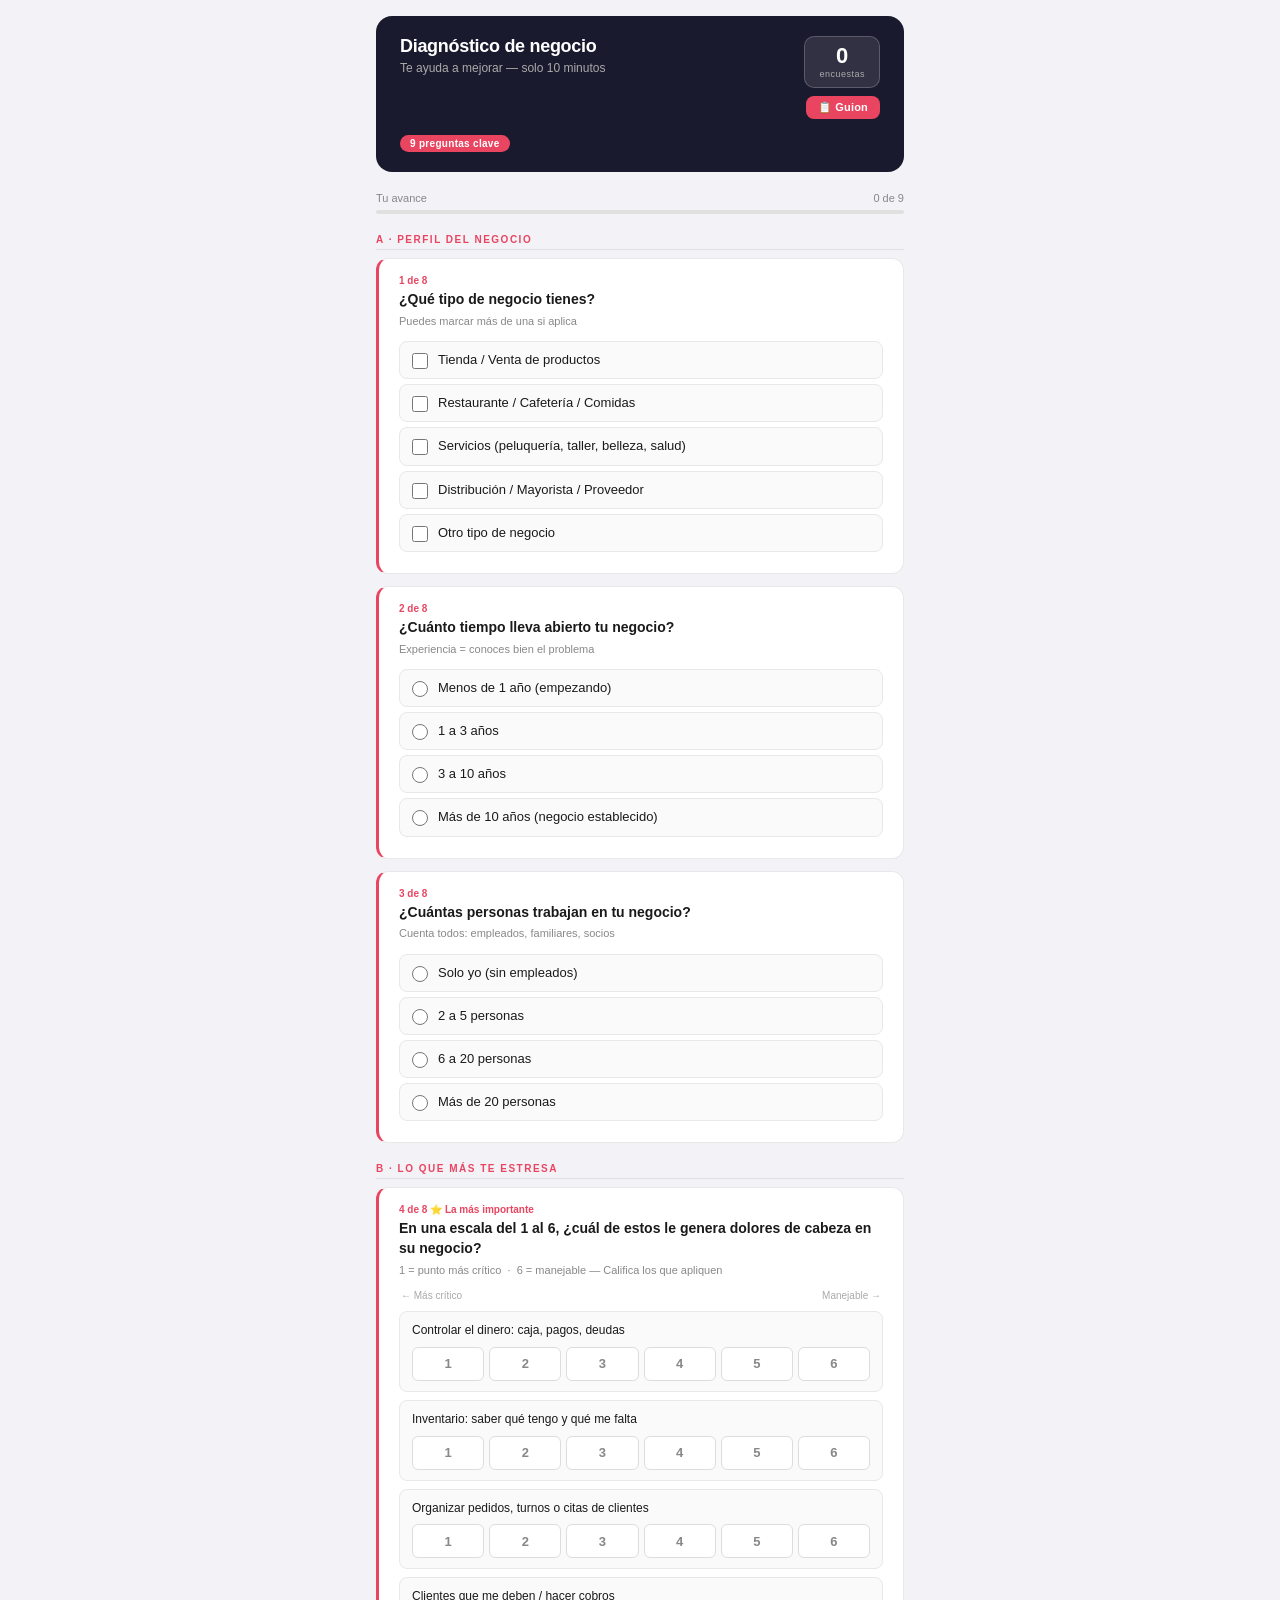
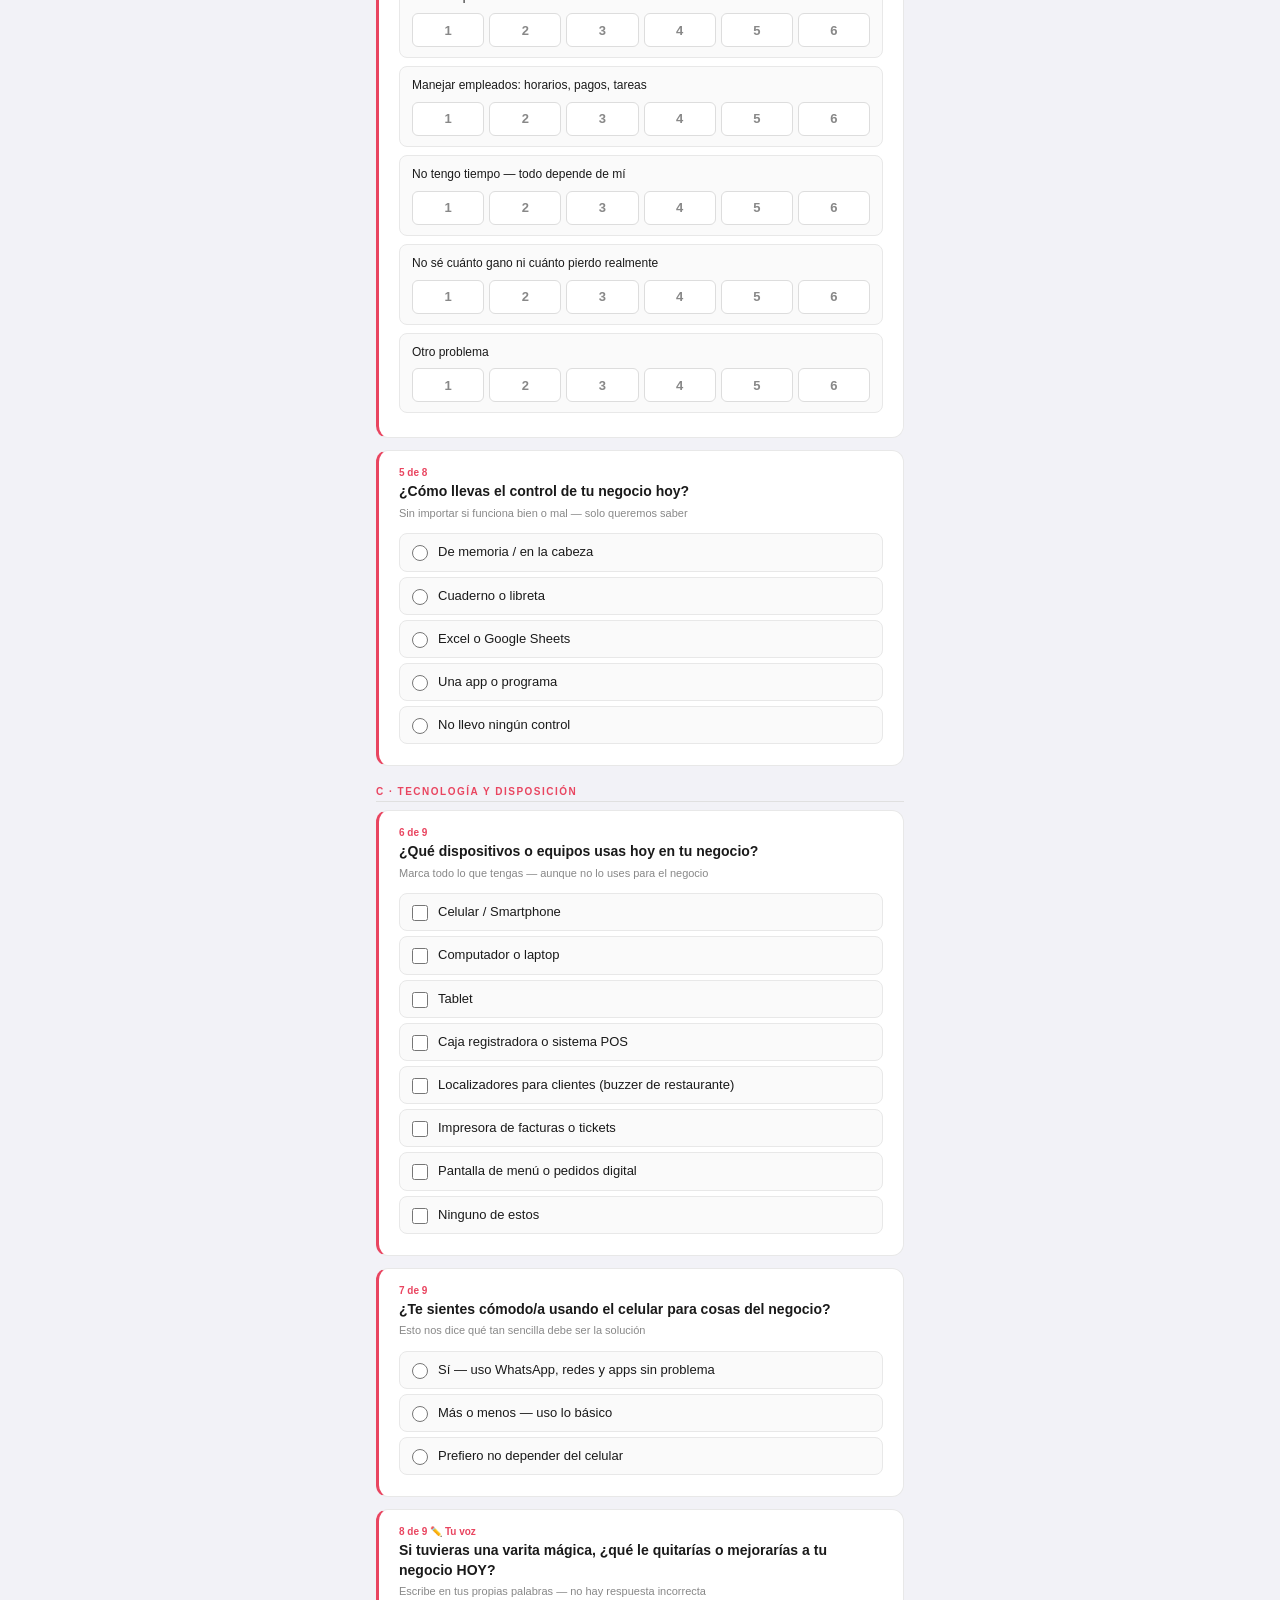
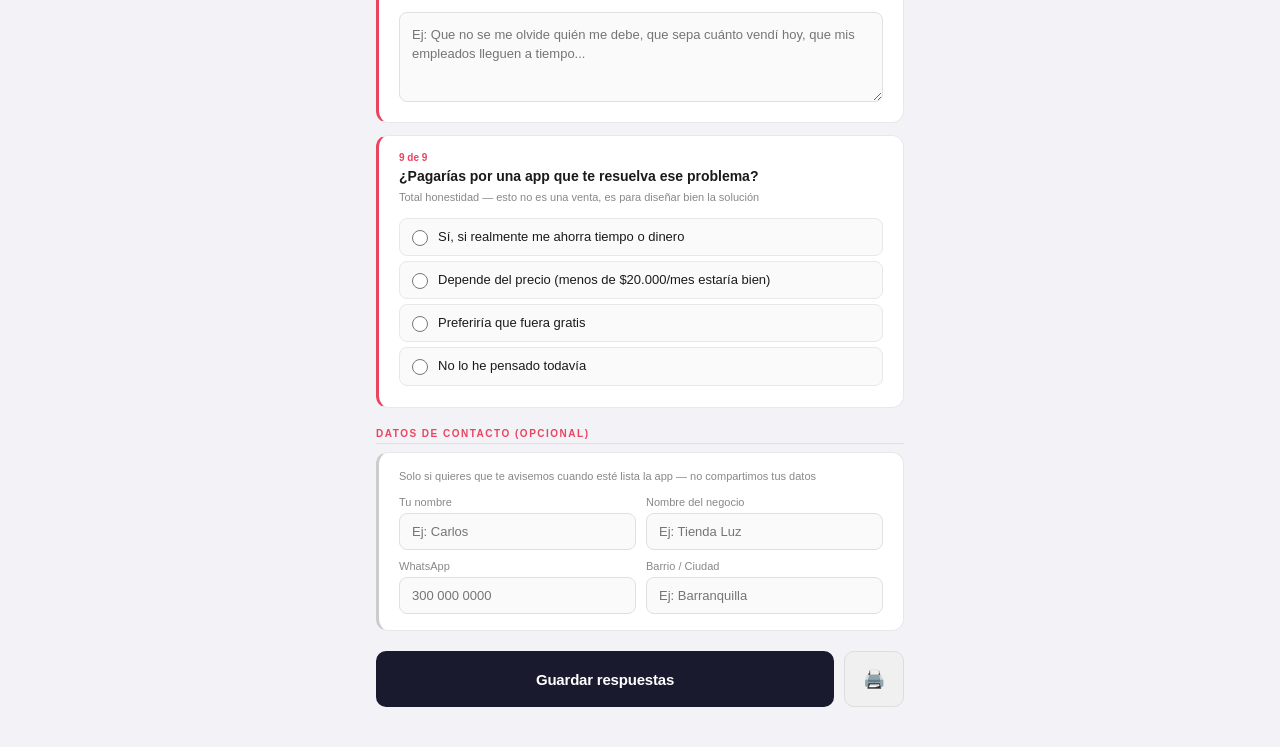
<file: index.html>
<!DOCTYPE html>
<html lang="es">
<head>
  <meta charset="UTF-8">
  <meta name="viewport" content="width=device-width, initial-scale=1.0">
  <title>Diagnóstico de Negocio</title>
  <link rel="icon" type="image/png" href="assets/logo.png">
  <link rel="stylesheet" href="assets/style.css">
</head>
<body>
<div class="wrap">

  <!-- HEADER -->
  <div class="header">
    <div class="header-top">
      <div>
        <h1>Diagnóstico de negocio</h1>
        <p>Te ayuda a mejorar — solo 10 minutos</p>
      </div>
      <div style="display:flex; flex-direction:column; gap:8px; align-items:flex-end;">
        <button class="btn-historial" onclick="toggleHistorial()" id="btnHistorial">
          <span id="contadorBadge">0</span>
          <span class="historial-label">encuestas</span>
        </button>
        <a href="guion.html" class="btn-guion">📋 Guion</a>
      </div>
    </div>
    <span class="badge">9 preguntas clave</span>
  </div>

  <!-- PANEL HISTORIAL -->
  <div class="historial-panel" id="historialPanel" style="display:none">
    <div class="historial-header">
      <span id="historialTitulo">Encuestas registradas</span>
      <button class="historial-close" onclick="toggleHistorial()">✕</button>
    </div>
    <div id="historialLista"></div>
  </div>

  <!-- ALERTA OFFLINE -->
  <div class="offline-badge" id="offlineBadge">
    Sin conexión — tus respuestas se guardan en el celular
  </div>

  <!-- BOTÓN SINCRONIZAR (aparece solo cuando hay pendientes) -->
  <button class="btn-sync" id="btnSync" onclick="sincronizarPendientes()" style="display:none">
    ⬆ Enviar encuestas pendientes
  </button>

  <!-- PROGRESO -->
  <div class="progress-wrap">
    <div class="progress-label">
      <span>Tu avance</span>
      <span id="progressText">0 de 9</span>
    </div>
    <div class="progress-bar">
      <div class="progress-fill" id="pbar" style="width:0%"></div>
    </div>
  </div>

  <!-- ══ SECCIÓN A: PERFIL ══ -->
  <div class="section-label">A · Perfil del negocio</div>

  <!-- P1: Tipo de negocio -->
  <div class="card" id="c1">
    <div class="q-num">1 de 8</div>
    <div class="q-text">¿Qué tipo de negocio tienes?</div>
    <div class="q-hint">Puedes marcar más de una si aplica</div>
    <label class="opt"><input type="checkbox" name="tipo" value="Tienda / Venta de productos" onchange="updateProgress()"><span>Tienda / Venta de productos</span></label>
    <label class="opt"><input type="checkbox" name="tipo" value="Restaurante / Cafetería / Comidas" onchange="updateProgress()"><span>Restaurante / Cafetería / Comidas</span></label>
    <label class="opt"><input type="checkbox" name="tipo" value="Servicios (peluquería, taller, belleza, salud)" onchange="updateProgress()"><span>Servicios (peluquería, taller, belleza, salud)</span></label>
    <label class="opt"><input type="checkbox" name="tipo" value="Distribución / Mayorista / Proveedor" onchange="updateProgress()"><span>Distribución / Mayorista / Proveedor</span></label>
    <label class="opt"><input type="checkbox" name="tipo" value="Otro tipo de negocio" onchange="toggleOtro('otroTipo', this);updateProgress()"><span>Otro tipo de negocio</span></label>
    <input class="otro-input" type="text" id="otroTipo" placeholder="¿Cuál tipo de negocio?" oninput="updateProgress()">
  </div>

  <!-- P2: Años en el negocio -->
  <div class="card" id="c2">
    <div class="q-num">2 de 8</div>
    <div class="q-text">¿Cuánto tiempo lleva abierto tu negocio?</div>
    <div class="q-hint">Experiencia = conoces bien el problema</div>
    <label class="opt"><input type="radio" name="anos" value="Menos de 1 año" onchange="updateProgress()"><span>Menos de 1 año (empezando)</span></label>
    <label class="opt"><input type="radio" name="anos" value="1 a 3 años" onchange="updateProgress()"><span>1 a 3 años</span></label>
    <label class="opt"><input type="radio" name="anos" value="3 a 10 años" onchange="updateProgress()"><span>3 a 10 años</span></label>
    <label class="opt"><input type="radio" name="anos" value="Más de 10 años" onchange="updateProgress()"><span>Más de 10 años (negocio establecido)</span></label>
  </div>

  <!-- P3: Tamaño equipo -->
  <div class="card" id="c3">
    <div class="q-num">3 de 8</div>
    <div class="q-text">¿Cuántas personas trabajan en tu negocio?</div>
    <div class="q-hint">Cuenta todos: empleados, familiares, socios</div>
    <label class="opt"><input type="radio" name="tamano" value="Solo yo" onchange="updateProgress()"><span>Solo yo (sin empleados)</span></label>
    <label class="opt"><input type="radio" name="tamano" value="2 a 5 personas" onchange="updateProgress()"><span>2 a 5 personas</span></label>
    <label class="opt"><input type="radio" name="tamano" value="6 a 20 personas" onchange="updateProgress()"><span>6 a 20 personas</span></label>
    <label class="opt"><input type="radio" name="tamano" value="Más de 20 personas" onchange="updateProgress()"><span>Más de 20 personas</span></label>
  </div>

  <!-- ══ SECCIÓN B: EL PROBLEMA ══ -->
  <div class="section-label">B · Lo que más te estresa</div>

  <!-- P4: Dolor principal ⭐ -->
  <div class="card" id="c4">
    <div class="q-num">4 de 8 ⭐ La más importante</div>
    <div class="q-text">En una escala del 1 al 6, ¿cuál de estos le genera dolores de cabeza en su negocio?</div>
    <div class="q-hint">1 = punto más crítico &nbsp;·&nbsp; 6 = manejable — Califica los que apliquen</div>

    <div class="rating-scale-labels">
      <span>← Más crítico</span>
      <span>Manejable →</span>
    </div>

    <div class="dolor-item">
      <div class="dolor-label">Controlar el dinero: caja, pagos, deudas</div>
      <div class="rating-group">
        <label class="rating-btn"><input type="radio" name="dolor_dinero" value="1" onchange="updateProgress()"><span>1</span></label>
        <label class="rating-btn"><input type="radio" name="dolor_dinero" value="2" onchange="updateProgress()"><span>2</span></label>
        <label class="rating-btn"><input type="radio" name="dolor_dinero" value="3" onchange="updateProgress()"><span>3</span></label>
        <label class="rating-btn"><input type="radio" name="dolor_dinero" value="4" onchange="updateProgress()"><span>4</span></label>
        <label class="rating-btn"><input type="radio" name="dolor_dinero" value="5" onchange="updateProgress()"><span>5</span></label>
        <label class="rating-btn"><input type="radio" name="dolor_dinero" value="6" onchange="updateProgress()"><span>6</span></label>
      </div>
    </div>

    <div class="dolor-item">
      <div class="dolor-label">Inventario: saber qué tengo y qué me falta</div>
      <div class="rating-group">
        <label class="rating-btn"><input type="radio" name="dolor_inventario" value="1" onchange="updateProgress()"><span>1</span></label>
        <label class="rating-btn"><input type="radio" name="dolor_inventario" value="2" onchange="updateProgress()"><span>2</span></label>
        <label class="rating-btn"><input type="radio" name="dolor_inventario" value="3" onchange="updateProgress()"><span>3</span></label>
        <label class="rating-btn"><input type="radio" name="dolor_inventario" value="4" onchange="updateProgress()"><span>4</span></label>
        <label class="rating-btn"><input type="radio" name="dolor_inventario" value="5" onchange="updateProgress()"><span>5</span></label>
        <label class="rating-btn"><input type="radio" name="dolor_inventario" value="6" onchange="updateProgress()"><span>6</span></label>
      </div>
    </div>

    <div class="dolor-item">
      <div class="dolor-label">Organizar pedidos, turnos o citas de clientes</div>
      <div class="rating-group">
        <label class="rating-btn"><input type="radio" name="dolor_pedidos" value="1" onchange="updateProgress()"><span>1</span></label>
        <label class="rating-btn"><input type="radio" name="dolor_pedidos" value="2" onchange="updateProgress()"><span>2</span></label>
        <label class="rating-btn"><input type="radio" name="dolor_pedidos" value="3" onchange="updateProgress()"><span>3</span></label>
        <label class="rating-btn"><input type="radio" name="dolor_pedidos" value="4" onchange="updateProgress()"><span>4</span></label>
        <label class="rating-btn"><input type="radio" name="dolor_pedidos" value="5" onchange="updateProgress()"><span>5</span></label>
        <label class="rating-btn"><input type="radio" name="dolor_pedidos" value="6" onchange="updateProgress()"><span>6</span></label>
      </div>
    </div>

    <div class="dolor-item">
      <div class="dolor-label">Clientes que me deben / hacer cobros</div>
      <div class="rating-group">
        <label class="rating-btn"><input type="radio" name="dolor_cobros" value="1" onchange="updateProgress()"><span>1</span></label>
        <label class="rating-btn"><input type="radio" name="dolor_cobros" value="2" onchange="updateProgress()"><span>2</span></label>
        <label class="rating-btn"><input type="radio" name="dolor_cobros" value="3" onchange="updateProgress()"><span>3</span></label>
        <label class="rating-btn"><input type="radio" name="dolor_cobros" value="4" onchange="updateProgress()"><span>4</span></label>
        <label class="rating-btn"><input type="radio" name="dolor_cobros" value="5" onchange="updateProgress()"><span>5</span></label>
        <label class="rating-btn"><input type="radio" name="dolor_cobros" value="6" onchange="updateProgress()"><span>6</span></label>
      </div>
    </div>

    <div class="dolor-item">
      <div class="dolor-label">Manejar empleados: horarios, pagos, tareas</div>
      <div class="rating-group">
        <label class="rating-btn"><input type="radio" name="dolor_empleados" value="1" onchange="updateProgress()"><span>1</span></label>
        <label class="rating-btn"><input type="radio" name="dolor_empleados" value="2" onchange="updateProgress()"><span>2</span></label>
        <label class="rating-btn"><input type="radio" name="dolor_empleados" value="3" onchange="updateProgress()"><span>3</span></label>
        <label class="rating-btn"><input type="radio" name="dolor_empleados" value="4" onchange="updateProgress()"><span>4</span></label>
        <label class="rating-btn"><input type="radio" name="dolor_empleados" value="5" onchange="updateProgress()"><span>5</span></label>
        <label class="rating-btn"><input type="radio" name="dolor_empleados" value="6" onchange="updateProgress()"><span>6</span></label>
      </div>
    </div>

    <div class="dolor-item">
      <div class="dolor-label">No tengo tiempo — todo depende de mí</div>
      <div class="rating-group">
        <label class="rating-btn"><input type="radio" name="dolor_tiempo" value="1" onchange="updateProgress()"><span>1</span></label>
        <label class="rating-btn"><input type="radio" name="dolor_tiempo" value="2" onchange="updateProgress()"><span>2</span></label>
        <label class="rating-btn"><input type="radio" name="dolor_tiempo" value="3" onchange="updateProgress()"><span>3</span></label>
        <label class="rating-btn"><input type="radio" name="dolor_tiempo" value="4" onchange="updateProgress()"><span>4</span></label>
        <label class="rating-btn"><input type="radio" name="dolor_tiempo" value="5" onchange="updateProgress()"><span>5</span></label>
        <label class="rating-btn"><input type="radio" name="dolor_tiempo" value="6" onchange="updateProgress()"><span>6</span></label>
      </div>
    </div>

    <div class="dolor-item">
      <div class="dolor-label">No sé cuánto gano ni cuánto pierdo realmente</div>
      <div class="rating-group">
        <label class="rating-btn"><input type="radio" name="dolor_ganancias" value="1" onchange="updateProgress()"><span>1</span></label>
        <label class="rating-btn"><input type="radio" name="dolor_ganancias" value="2" onchange="updateProgress()"><span>2</span></label>
        <label class="rating-btn"><input type="radio" name="dolor_ganancias" value="3" onchange="updateProgress()"><span>3</span></label>
        <label class="rating-btn"><input type="radio" name="dolor_ganancias" value="4" onchange="updateProgress()"><span>4</span></label>
        <label class="rating-btn"><input type="radio" name="dolor_ganancias" value="5" onchange="updateProgress()"><span>5</span></label>
        <label class="rating-btn"><input type="radio" name="dolor_ganancias" value="6" onchange="updateProgress()"><span>6</span></label>
      </div>
    </div>

    <div class="dolor-item">
      <div class="dolor-label">Otro problema</div>
      <div class="rating-group">
        <label class="rating-btn"><input type="radio" name="dolor_otro" value="1" onchange="toggleOtroDolorRating();updateProgress()"><span>1</span></label>
        <label class="rating-btn"><input type="radio" name="dolor_otro" value="2" onchange="toggleOtroDolorRating();updateProgress()"><span>2</span></label>
        <label class="rating-btn"><input type="radio" name="dolor_otro" value="3" onchange="toggleOtroDolorRating();updateProgress()"><span>3</span></label>
        <label class="rating-btn"><input type="radio" name="dolor_otro" value="4" onchange="toggleOtroDolorRating();updateProgress()"><span>4</span></label>
        <label class="rating-btn"><input type="radio" name="dolor_otro" value="5" onchange="toggleOtroDolorRating();updateProgress()"><span>5</span></label>
        <label class="rating-btn"><input type="radio" name="dolor_otro" value="6" onchange="toggleOtroDolorRating();updateProgress()"><span>6</span></label>
      </div>
    </div>
    <input class="otro-input" type="text" id="otroDolorInput" placeholder="¿Cuál es ese problema?" oninput="updateProgress()">
  </div>

  <!-- P5: Control actual -->
  <div class="card" id="c5">
    <div class="q-num">5 de 8</div>
    <div class="q-text">¿Cómo llevas el control de tu negocio hoy?</div>
    <div class="q-hint">Sin importar si funciona bien o mal — solo queremos saber</div>
    <label class="opt"><input type="radio" name="control" value="De memoria / en la cabeza" onchange="updateProgress()"><span>De memoria / en la cabeza</span></label>
    <label class="opt"><input type="radio" name="control" value="Cuaderno o libreta" onchange="updateProgress()"><span>Cuaderno o libreta</span></label>
    <label class="opt"><input type="radio" name="control" value="Excel o Google Sheets" onchange="updateProgress()"><span>Excel o Google Sheets</span></label>
    <label class="opt"><input type="radio" name="control" value="Una app o programa (¿cuál?)" onchange="updateProgress()"><span>Una app o programa</span></label>
    <label class="opt"><input type="radio" name="control" value="No llevo ningún control" onchange="updateProgress()"><span>No llevo ningún control</span></label>
  </div>

  <!-- ══ SECCIÓN C: TECNOLOGÍA ══ -->
  <div class="section-label">C · Tecnología y disposición</div>

  <!-- P6: Dispositivos que usa hoy -->
  <div class="card" id="c6">
    <div class="q-num">6 de 9</div>
    <div class="q-text">¿Qué dispositivos o equipos usas hoy en tu negocio?</div>
    <div class="q-hint">Marca todo lo que tengas — aunque no lo uses para el negocio</div>
    <label class="opt"><input type="checkbox" name="dispositivos" value="Celular / Smartphone" onchange="updateProgress()"><span>Celular / Smartphone</span></label>
    <label class="opt"><input type="checkbox" name="dispositivos" value="Computador o laptop" onchange="updateProgress()"><span>Computador o laptop</span></label>
    <label class="opt"><input type="checkbox" name="dispositivos" value="Tablet" onchange="updateProgress()"><span>Tablet</span></label>
    <label class="opt"><input type="checkbox" name="dispositivos" value="Caja registradora o sistema POS" onchange="updateProgress()"><span>Caja registradora o sistema POS</span></label>
    <label class="opt"><input type="checkbox" name="dispositivos" value="Localizadores para clientes (buzzer de restaurante)" onchange="updateProgress()"><span>Localizadores para clientes (buzzer de restaurante)</span></label>
    <label class="opt"><input type="checkbox" name="dispositivos" value="Impresora de facturas o tickets" onchange="updateProgress()"><span>Impresora de facturas o tickets</span></label>
    <label class="opt"><input type="checkbox" name="dispositivos" value="Pantalla de menú o pedidos digital" onchange="updateProgress()"><span>Pantalla de menú o pedidos digital</span></label>
    <label class="opt"><input type="checkbox" name="dispositivos" value="Ninguno de estos" onchange="updateProgress()"><span>Ninguno de estos</span></label>
  </div>

  <!-- P7: Comodidad con tecnología -->
  <div class="card" id="c7">
    <div class="q-num">7 de 9</div>
    <div class="q-text">¿Te sientes cómodo/a usando el celular para cosas del negocio?</div>
    <div class="q-hint">Esto nos dice qué tan sencilla debe ser la solución</div>
    <label class="opt"><input type="radio" name="tech" value="Sí — uso WhatsApp, redes y apps sin problema" onchange="updateProgress()"><span>Sí — uso WhatsApp, redes y apps sin problema</span></label>
    <label class="opt"><input type="radio" name="tech" value="Más o menos — uso lo básico" onchange="updateProgress()"><span>Más o menos — uso lo básico</span></label>
    <label class="opt"><input type="radio" name="tech" value="Prefiero no depender del celular" onchange="updateProgress()"><span>Prefiero no depender del celular</span></label>
  </div>

  <!-- P8: Varita mágica ✏️ -->
  <div class="card" id="c8">
    <div class="q-num">8 de 9 ✏️ Tu voz</div>
    <div class="q-text">Si tuvieras una varita mágica, ¿qué le quitarías o mejorarías a tu negocio HOY?</div>
    <div class="q-hint">Escribe en tus propias palabras — no hay respuesta incorrecta</div>
    <textarea id="varita" placeholder="Ej: Que no se me olvide quién me debe, que sepa cuánto vendí hoy, que mis empleados lleguen a tiempo..." onkeyup="updateProgress()"></textarea>
  </div>

  <!-- P9: Disposición de pago -->
  <div class="card" id="c9">
    <div class="q-num">9 de 9</div>
    <div class="q-text">¿Pagarías por una app que te resuelva ese problema?</div>
    <div class="q-hint">Total honestidad — esto no es una venta, es para diseñar bien la solución</div>
    <label class="opt"><input type="radio" name="pago" value="Sí, si realmente me ahorra tiempo o dinero" onchange="updateProgress()"><span>Sí, si realmente me ahorra tiempo o dinero</span></label>
    <label class="opt"><input type="radio" name="pago" value="Depende del precio (menos de $20.000/mes estaría bien)" onchange="updateProgress()"><span>Depende del precio (menos de $20.000/mes estaría bien)</span></label>
    <label class="opt"><input type="radio" name="pago" value="Preferiría que fuera gratis" onchange="updateProgress()"><span>Preferiría que fuera gratis</span></label>
    <label class="opt"><input type="radio" name="pago" value="No lo he pensado todavía" onchange="updateProgress()"><span>No lo he pensado todavía</span></label>
  </div>

  <!-- ══ CONTACTO (opcional) ══ -->
  <div class="section-label">Datos de contacto (opcional)</div>
  <div class="card" style="border-left-color: #ccc;">
    <div class="q-hint" style="margin-bottom: 12px;">Solo si quieres que te avisemos cuando esté lista la app — no compartimos tus datos</div>
    <div class="contact-grid">
      <div class="field-group">
        <label>Tu nombre</label>
        <input type="text" id="f_nombre" placeholder="Ej: Carlos">
      </div>
      <div class="field-group">
        <label>Nombre del negocio</label>
        <input type="text" id="f_negocio" placeholder="Ej: Tienda Luz">
      </div>
      <div class="field-group">
        <label>WhatsApp</label>
        <input type="tel" id="f_cel" placeholder="300 000 0000">
      </div>
      <div class="field-group">
        <label>Barrio / Ciudad</label>
        <input type="text" id="f_ciudad" placeholder="Ej: Barranquilla">
      </div>
    </div>
  </div>

  <!-- BOTONES -->
  <div style="display:flex; gap:10px; margin-top:20px;">
    <button class="btn-save" id="btnGuardar" onclick="guardar()" style="margin-top:0; flex:1;">
      Guardar respuestas
    </button>
    <button class="btn-print-encuesta" onclick="window.print()">
      🖨️
    </button>
  </div>

  <!-- MENSAJES DE ESTADO -->
  <div class="status-msg ok" id="msgOk">
    ✅ <strong>Respuestas guardadas.</strong> ¡Gracias por tu tiempo! Con esto podemos diseñar algo que realmente te ayude.
  </div>
  <div class="status-msg pending" id="msgPending">
    ⏳ <strong>Sin conexión.</strong> Tus respuestas están guardadas en este teléfono. Se enviarán automáticamente cuando vuelva el internet.
  </div>
  <div class="status-msg error" id="msgError">
    ⚠️ <strong>Algo salió mal.</strong> Revisa la conexión e intenta de nuevo. Tus respuestas no se perdieron.
  </div>

  <!-- RESUMEN -->
  <div class="summary" id="summary">
    <h3>Resumen de respuestas</h3>
    <div id="summary-content"></div>
    <button class="btn-nueva" onclick="nuevaEncuesta()">+ Nueva encuesta</button>
  </div>

</div><!-- /wrap -->

<script src="assets/app.js"></script>
</body>
</html>
</file>
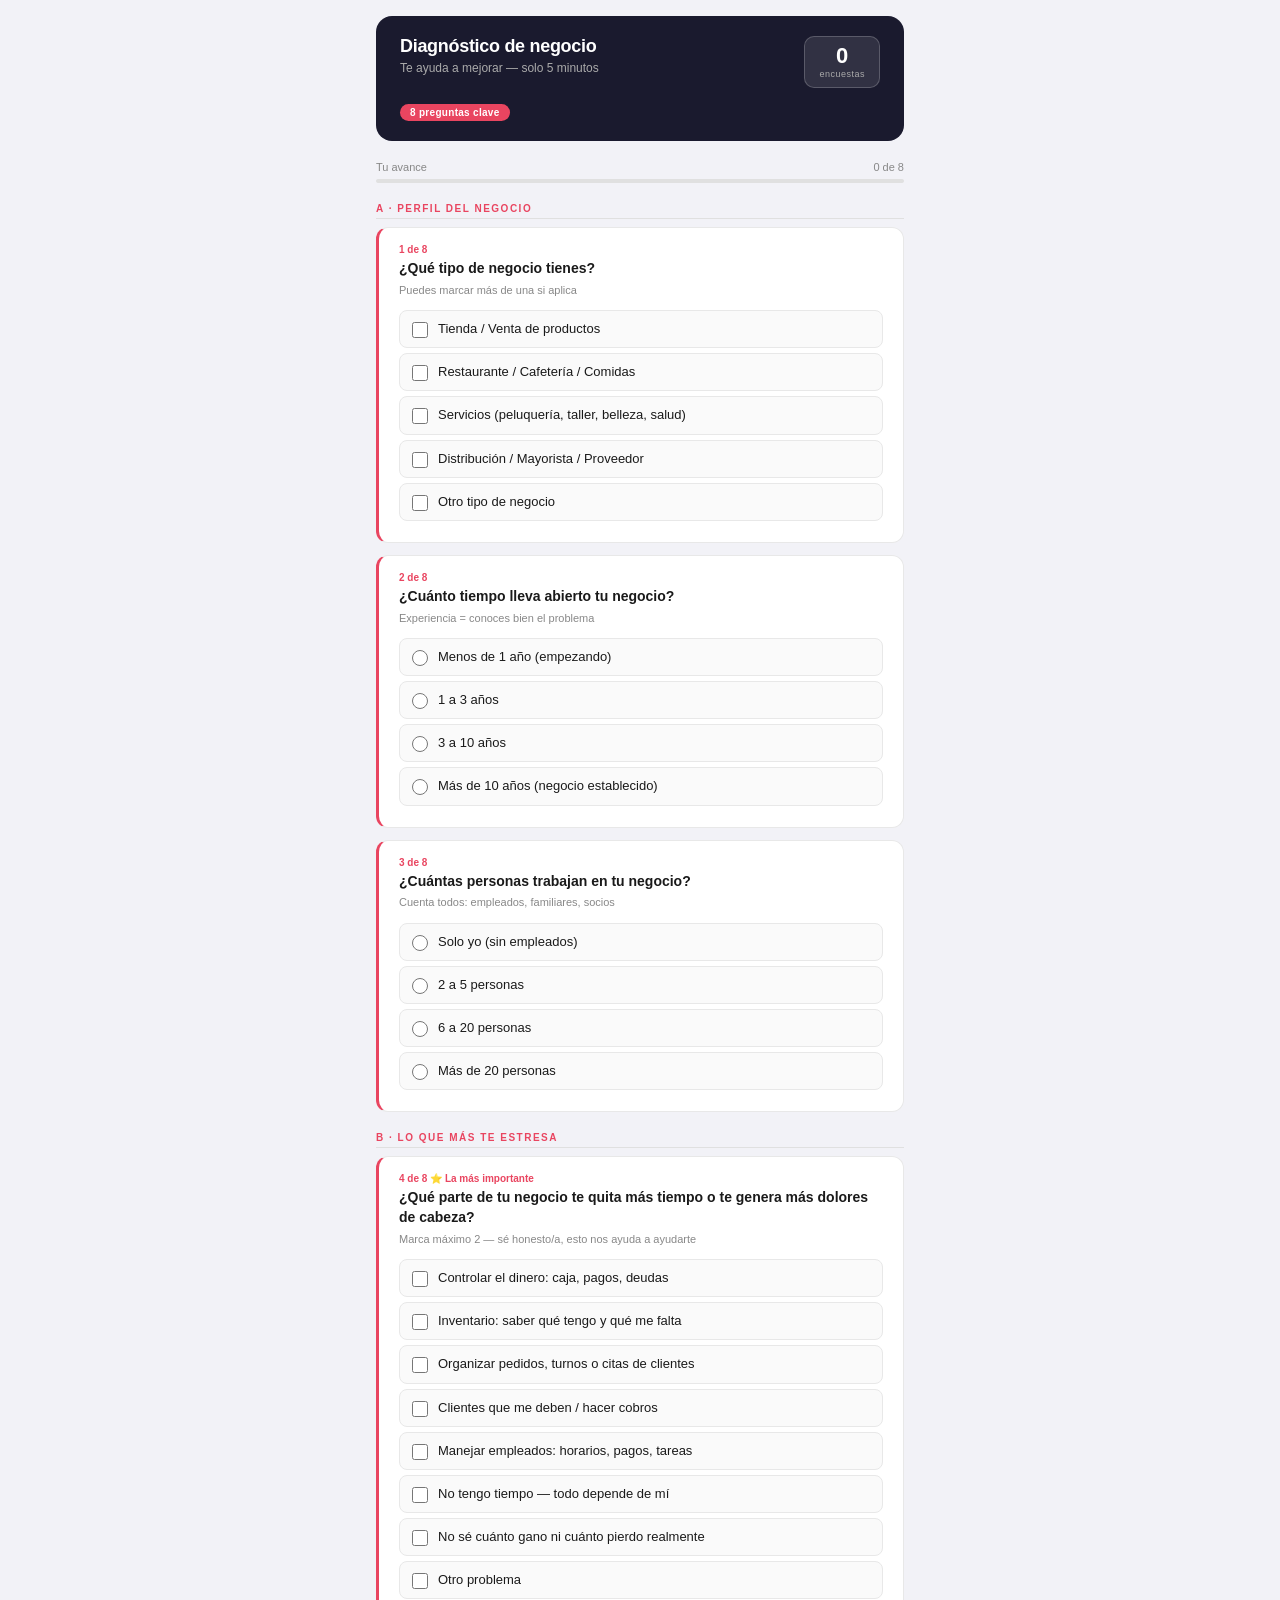
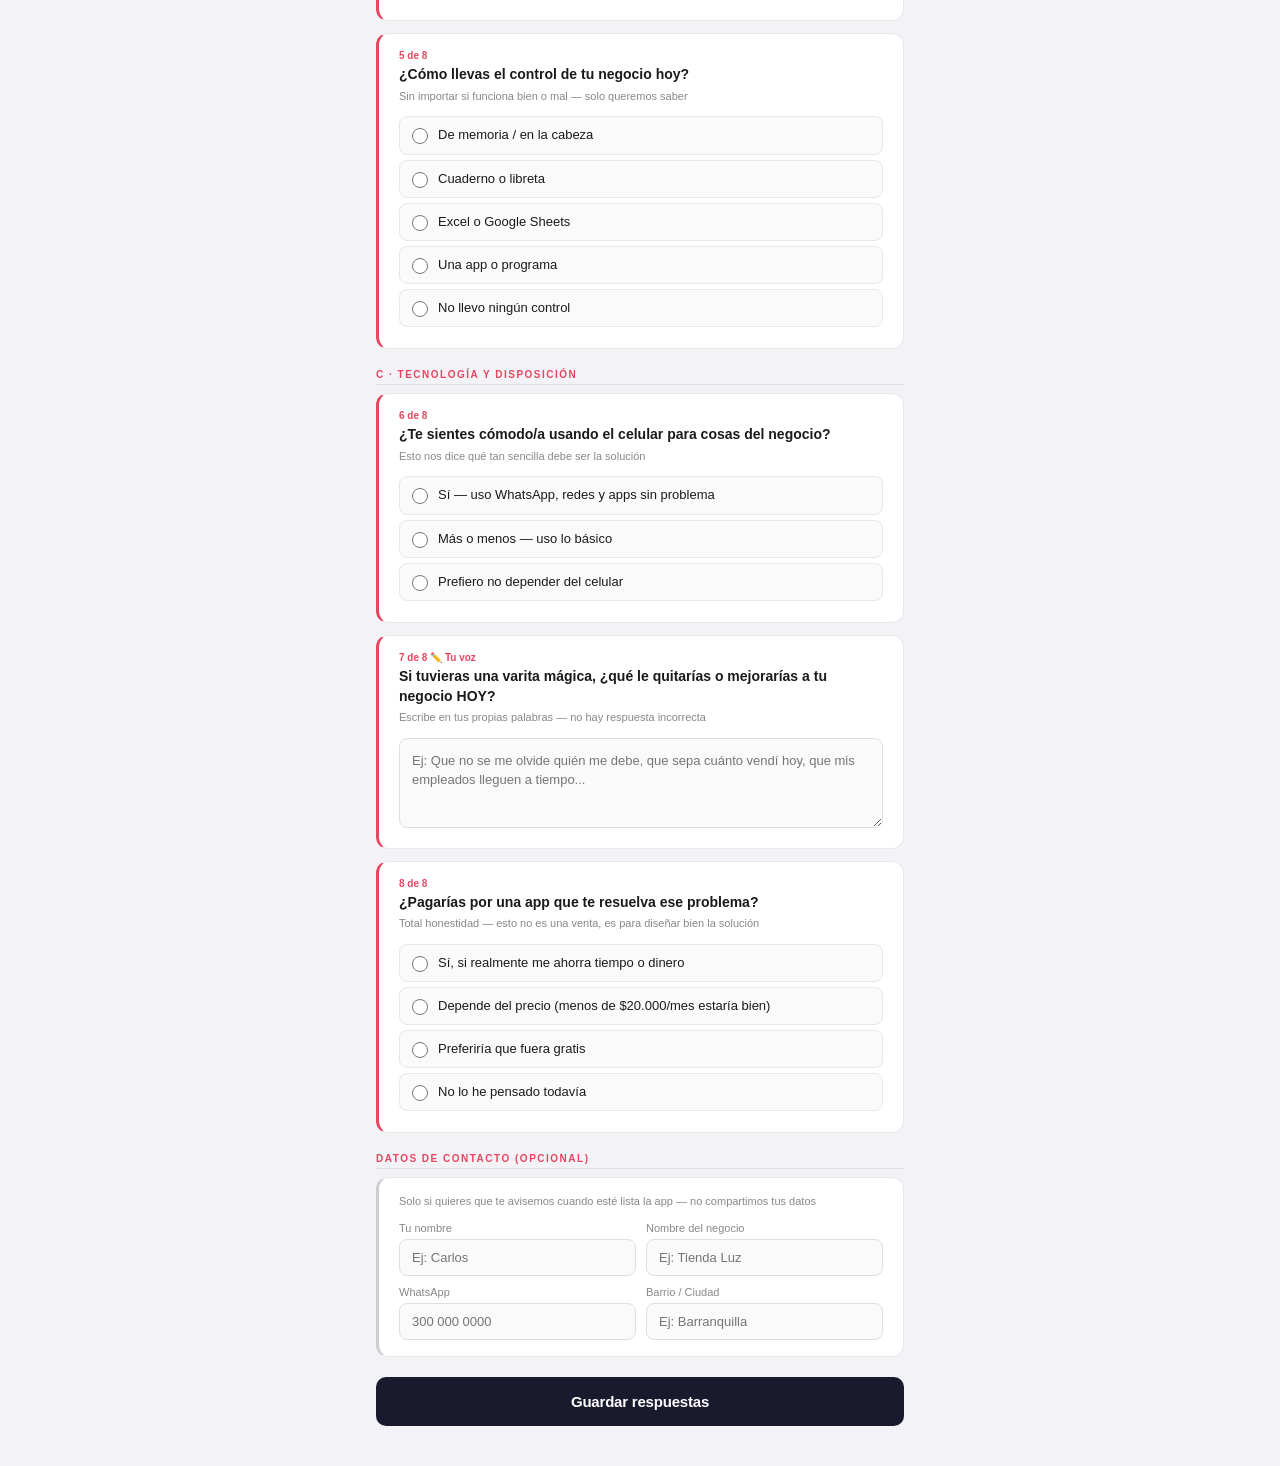
<file: encuesta_diagnostico_negocios.html>
<!DOCTYPE html>
<html lang="es">
<head>
  <meta charset="UTF-8">
  <meta name="viewport" content="width=device-width, initial-scale=1.0">
  <title>Diagnóstico de Negocio</title>
  <link rel="stylesheet" href="assets/style.css">
</head>
<body>
<div class="wrap">

  <!-- HEADER -->
  <div class="header">
    <div class="header-top">
      <div>
        <h1>Diagnóstico de negocio</h1>
        <p>Te ayuda a mejorar — solo 5 minutos</p>
      </div>
      <button class="btn-historial" onclick="toggleHistorial()" id="btnHistorial">
        <span id="contadorBadge">0</span>
        <span class="historial-label">encuestas</span>
      </button>
    </div>
    <span class="badge">8 preguntas clave</span>
  </div>

  <!-- PANEL HISTORIAL -->
  <div class="historial-panel" id="historialPanel" style="display:none">
    <div class="historial-header">
      <span id="historialTitulo">Encuestas registradas</span>
      <button class="historial-close" onclick="toggleHistorial()">✕</button>
    </div>
    <div id="historialLista"></div>
  </div>

  <!-- ALERTA OFFLINE -->
  <div class="offline-badge" id="offlineBadge">
    Sin conexión — tus respuestas se guardarán cuando vuelva el internet
  </div>

  <!-- PROGRESO -->
  <div class="progress-wrap">
    <div class="progress-label">
      <span>Tu avance</span>
      <span id="progressText">0 de 8</span>
    </div>
    <div class="progress-bar">
      <div class="progress-fill" id="pbar" style="width:0%"></div>
    </div>
  </div>

  <!-- ══ SECCIÓN A: PERFIL ══ -->
  <div class="section-label">A · Perfil del negocio</div>

  <!-- P1: Tipo de negocio -->
  <div class="card" id="c1">
    <div class="q-num">1 de 8</div>
    <div class="q-text">¿Qué tipo de negocio tienes?</div>
    <div class="q-hint">Puedes marcar más de una si aplica</div>
    <label class="opt"><input type="checkbox" name="tipo" value="Tienda / Venta de productos" onchange="updateProgress()"><span>Tienda / Venta de productos</span></label>
    <label class="opt"><input type="checkbox" name="tipo" value="Restaurante / Cafetería / Comidas" onchange="updateProgress()"><span>Restaurante / Cafetería / Comidas</span></label>
    <label class="opt"><input type="checkbox" name="tipo" value="Servicios (peluquería, taller, belleza, salud)" onchange="updateProgress()"><span>Servicios (peluquería, taller, belleza, salud)</span></label>
    <label class="opt"><input type="checkbox" name="tipo" value="Distribución / Mayorista / Proveedor" onchange="updateProgress()"><span>Distribución / Mayorista / Proveedor</span></label>
    <label class="opt"><input type="checkbox" name="tipo" value="Otro tipo de negocio" onchange="updateProgress()"><span>Otro tipo de negocio</span></label>
  </div>

  <!-- P2: Años en el negocio -->
  <div class="card" id="c2">
    <div class="q-num">2 de 8</div>
    <div class="q-text">¿Cuánto tiempo lleva abierto tu negocio?</div>
    <div class="q-hint">Experiencia = conoces bien el problema</div>
    <label class="opt"><input type="radio" name="anos" value="Menos de 1 año" onchange="updateProgress()"><span>Menos de 1 año (empezando)</span></label>
    <label class="opt"><input type="radio" name="anos" value="1 a 3 años" onchange="updateProgress()"><span>1 a 3 años</span></label>
    <label class="opt"><input type="radio" name="anos" value="3 a 10 años" onchange="updateProgress()"><span>3 a 10 años</span></label>
    <label class="opt"><input type="radio" name="anos" value="Más de 10 años" onchange="updateProgress()"><span>Más de 10 años (negocio establecido)</span></label>
  </div>

  <!-- P3: Tamaño equipo -->
  <div class="card" id="c3">
    <div class="q-num">3 de 8</div>
    <div class="q-text">¿Cuántas personas trabajan en tu negocio?</div>
    <div class="q-hint">Cuenta todos: empleados, familiares, socios</div>
    <label class="opt"><input type="radio" name="tamano" value="Solo yo" onchange="updateProgress()"><span>Solo yo (sin empleados)</span></label>
    <label class="opt"><input type="radio" name="tamano" value="2 a 5 personas" onchange="updateProgress()"><span>2 a 5 personas</span></label>
    <label class="opt"><input type="radio" name="tamano" value="6 a 20 personas" onchange="updateProgress()"><span>6 a 20 personas</span></label>
    <label class="opt"><input type="radio" name="tamano" value="Más de 20 personas" onchange="updateProgress()"><span>Más de 20 personas</span></label>
  </div>

  <!-- ══ SECCIÓN B: EL PROBLEMA ══ -->
  <div class="section-label">B · Lo que más te estresa</div>

  <!-- P4: Dolor principal ⭐ -->
  <div class="card" id="c4">
    <div class="q-num">4 de 8 ⭐ La más importante</div>
    <div class="q-text">¿Qué parte de tu negocio te quita más tiempo o te genera más dolores de cabeza?</div>
    <div class="q-hint">Marca máximo 2 — sé honesto/a, esto nos ayuda a ayudarte</div>
    <label class="opt"><input type="checkbox" name="dolor" value="Controlar el dinero: caja, pagos, deudas" onchange="limitCheck(this,'dolor',2);updateProgress()"><span>Controlar el dinero: caja, pagos, deudas</span></label>
    <label class="opt"><input type="checkbox" name="dolor" value="Inventario: saber qué tengo y qué me falta" onchange="limitCheck(this,'dolor',2);updateProgress()"><span>Inventario: saber qué tengo y qué me falta</span></label>
    <label class="opt"><input type="checkbox" name="dolor" value="Organizar pedidos, turnos o citas de clientes" onchange="limitCheck(this,'dolor',2);updateProgress()"><span>Organizar pedidos, turnos o citas de clientes</span></label>
    <label class="opt"><input type="checkbox" name="dolor" value="Clientes que me deben / hacer cobros" onchange="limitCheck(this,'dolor',2);updateProgress()"><span>Clientes que me deben / hacer cobros</span></label>
    <label class="opt"><input type="checkbox" name="dolor" value="Manejar empleados: horarios, pagos, tareas" onchange="limitCheck(this,'dolor',2);updateProgress()"><span>Manejar empleados: horarios, pagos, tareas</span></label>
    <label class="opt"><input type="checkbox" name="dolor" value="No tengo tiempo — todo depende de mí" onchange="limitCheck(this,'dolor',2);updateProgress()"><span>No tengo tiempo — todo depende de mí</span></label>
    <label class="opt"><input type="checkbox" name="dolor" value="No sé cuánto gano ni cuánto pierdo realmente" onchange="limitCheck(this,'dolor',2);updateProgress()"><span>No sé cuánto gano ni cuánto pierdo realmente</span></label>
    <label class="opt"><input type="checkbox" name="dolor" value="Otro problema" onchange="limitCheck(this,'dolor',2);updateProgress()"><span>Otro problema</span></label>
  </div>

  <!-- P5: Control actual -->
  <div class="card" id="c5">
    <div class="q-num">5 de 8</div>
    <div class="q-text">¿Cómo llevas el control de tu negocio hoy?</div>
    <div class="q-hint">Sin importar si funciona bien o mal — solo queremos saber</div>
    <label class="opt"><input type="radio" name="control" value="De memoria / en la cabeza" onchange="updateProgress()"><span>De memoria / en la cabeza</span></label>
    <label class="opt"><input type="radio" name="control" value="Cuaderno o libreta" onchange="updateProgress()"><span>Cuaderno o libreta</span></label>
    <label class="opt"><input type="radio" name="control" value="Excel o Google Sheets" onchange="updateProgress()"><span>Excel o Google Sheets</span></label>
    <label class="opt"><input type="radio" name="control" value="Una app o programa (¿cuál?)" onchange="updateProgress()"><span>Una app o programa</span></label>
    <label class="opt"><input type="radio" name="control" value="No llevo ningún control" onchange="updateProgress()"><span>No llevo ningún control</span></label>
  </div>

  <!-- ══ SECCIÓN C: TECNOLOGÍA ══ -->
  <div class="section-label">C · Tecnología y disposición</div>

  <!-- P6: Comodidad con tecnología -->
  <div class="card" id="c6">
    <div class="q-num">6 de 8</div>
    <div class="q-text">¿Te sientes cómodo/a usando el celular para cosas del negocio?</div>
    <div class="q-hint">Esto nos dice qué tan sencilla debe ser la solución</div>
    <label class="opt"><input type="radio" name="tech" value="Sí — uso WhatsApp, redes y apps sin problema" onchange="updateProgress()"><span>Sí — uso WhatsApp, redes y apps sin problema</span></label>
    <label class="opt"><input type="radio" name="tech" value="Más o menos — uso lo básico" onchange="updateProgress()"><span>Más o menos — uso lo básico</span></label>
    <label class="opt"><input type="radio" name="tech" value="Prefiero no depender del celular" onchange="updateProgress()"><span>Prefiero no depender del celular</span></label>
  </div>

  <!-- P7: Varita mágica ✏️ -->
  <div class="card" id="c7">
    <div class="q-num">7 de 8 ✏️ Tu voz</div>
    <div class="q-text">Si tuvieras una varita mágica, ¿qué le quitarías o mejorarías a tu negocio HOY?</div>
    <div class="q-hint">Escribe en tus propias palabras — no hay respuesta incorrecta</div>
    <textarea id="varita" placeholder="Ej: Que no se me olvide quién me debe, que sepa cuánto vendí hoy, que mis empleados lleguen a tiempo..." onkeyup="updateProgress()"></textarea>
  </div>

  <!-- P8: Disposición de pago -->
  <div class="card" id="c8">
    <div class="q-num">8 de 8</div>
    <div class="q-text">¿Pagarías por una app que te resuelva ese problema?</div>
    <div class="q-hint">Total honestidad — esto no es una venta, es para diseñar bien la solución</div>
    <label class="opt"><input type="radio" name="pago" value="Sí, si realmente me ahorra tiempo o dinero" onchange="updateProgress()"><span>Sí, si realmente me ahorra tiempo o dinero</span></label>
    <label class="opt"><input type="radio" name="pago" value="Depende del precio (menos de $20.000/mes estaría bien)" onchange="updateProgress()"><span>Depende del precio (menos de $20.000/mes estaría bien)</span></label>
    <label class="opt"><input type="radio" name="pago" value="Preferiría que fuera gratis" onchange="updateProgress()"><span>Preferiría que fuera gratis</span></label>
    <label class="opt"><input type="radio" name="pago" value="No lo he pensado todavía" onchange="updateProgress()"><span>No lo he pensado todavía</span></label>
  </div>

  <!-- ══ CONTACTO (opcional) ══ -->
  <div class="section-label">Datos de contacto (opcional)</div>
  <div class="card" style="border-left-color: #ccc;">
    <div class="q-hint" style="margin-bottom: 12px;">Solo si quieres que te avisemos cuando esté lista la app — no compartimos tus datos</div>
    <div class="contact-grid">
      <div class="field-group">
        <label>Tu nombre</label>
        <input type="text" id="f_nombre" placeholder="Ej: Carlos">
      </div>
      <div class="field-group">
        <label>Nombre del negocio</label>
        <input type="text" id="f_negocio" placeholder="Ej: Tienda Luz">
      </div>
      <div class="field-group">
        <label>WhatsApp</label>
        <input type="tel" id="f_cel" placeholder="300 000 0000">
      </div>
      <div class="field-group">
        <label>Barrio / Ciudad</label>
        <input type="text" id="f_ciudad" placeholder="Ej: Barranquilla">
      </div>
    </div>
  </div>

  <!-- BOTÓN -->
  <button class="btn-save" id="btnGuardar" onclick="guardar()">
    Guardar respuestas
  </button>

  <!-- MENSAJES DE ESTADO -->
  <div class="status-msg ok" id="msgOk">
    ✅ <strong>Respuestas guardadas.</strong> ¡Gracias por tu tiempo! Con esto podemos diseñar algo que realmente te ayude.
  </div>
  <div class="status-msg pending" id="msgPending">
    ⏳ <strong>Sin conexión.</strong> Tus respuestas están guardadas en este teléfono. Se enviarán automáticamente cuando vuelva el internet.
  </div>
  <div class="status-msg error" id="msgError">
    ⚠️ <strong>Algo salió mal.</strong> Revisa la conexión e intenta de nuevo. Tus respuestas no se perdieron.
  </div>

  <!-- RESUMEN -->
  <div class="summary" id="summary">
    <h3>Resumen de respuestas</h3>
    <div id="summary-content"></div>
    <button class="btn-nueva" onclick="nuevaEncuesta()">+ Nueva encuesta</button>
  </div>

</div><!-- /wrap -->

<script src="assets/app.js"></script>
</body>
</html>
</file>
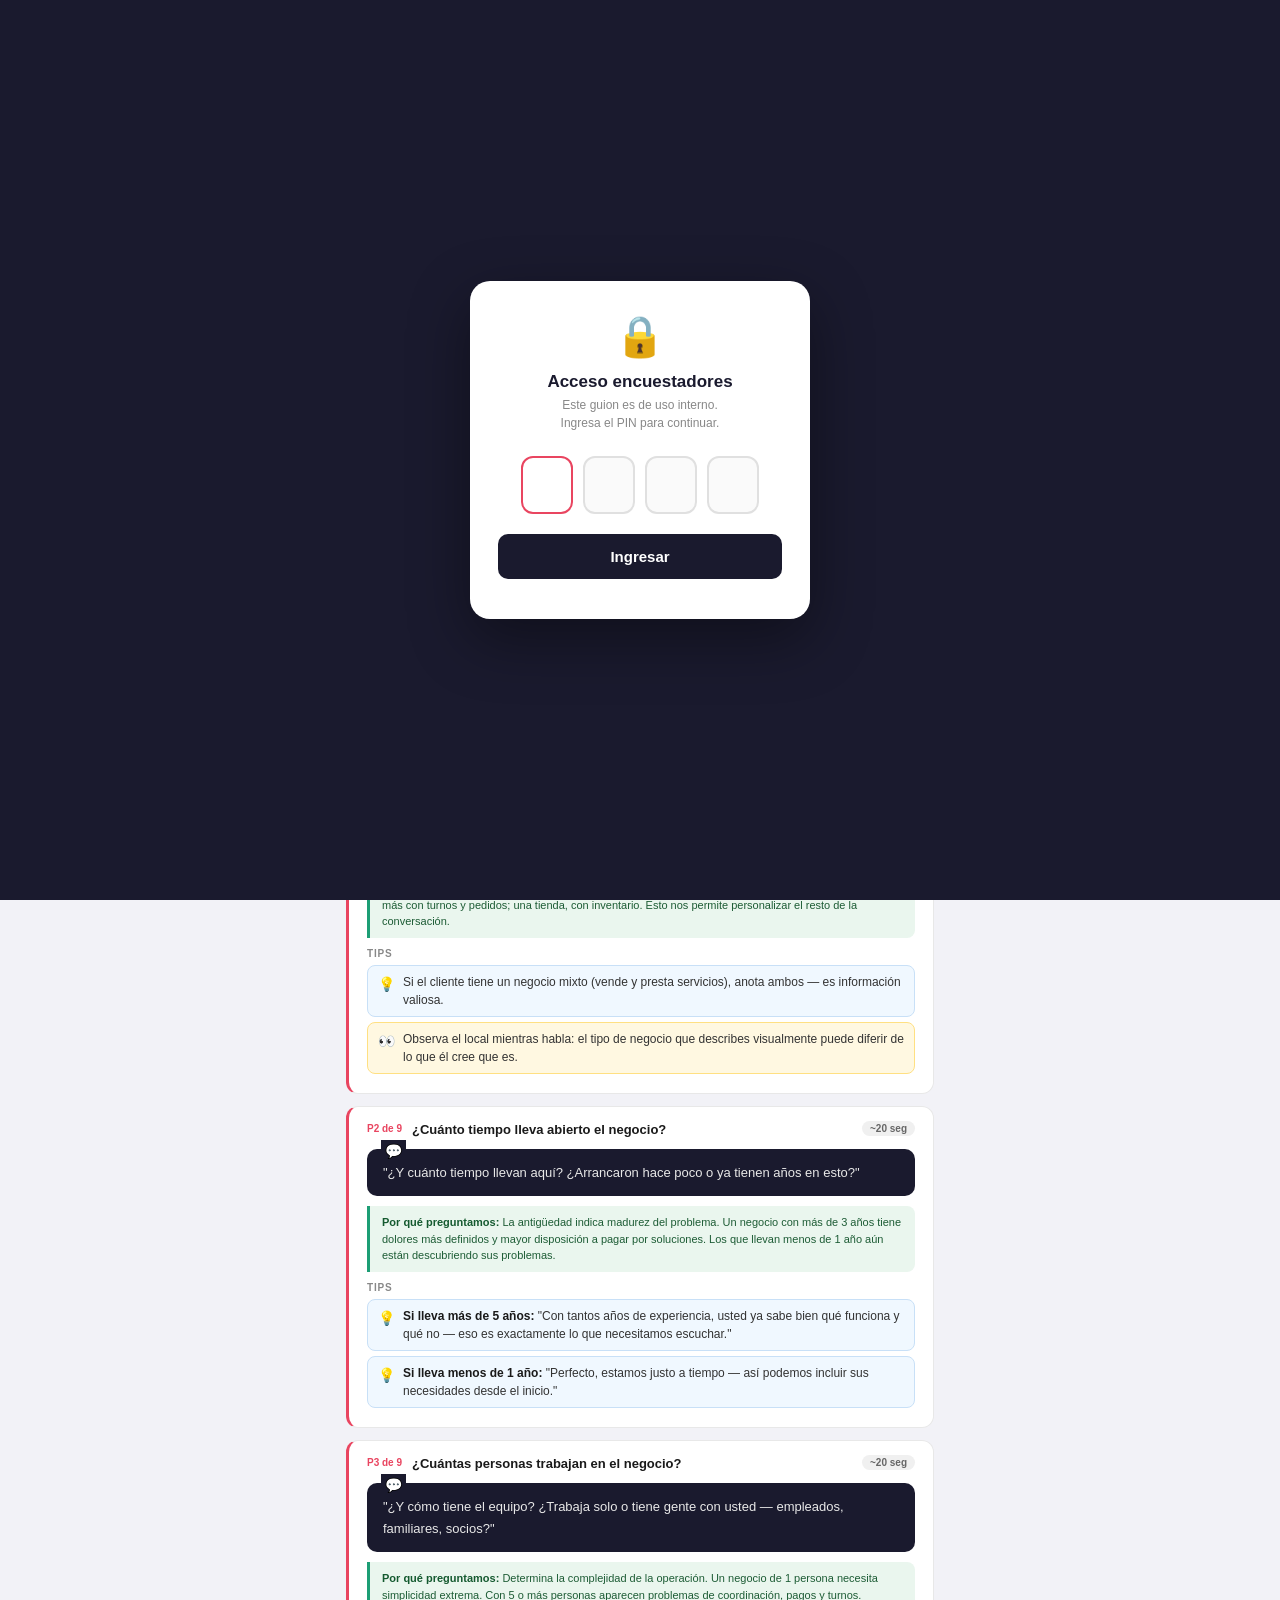
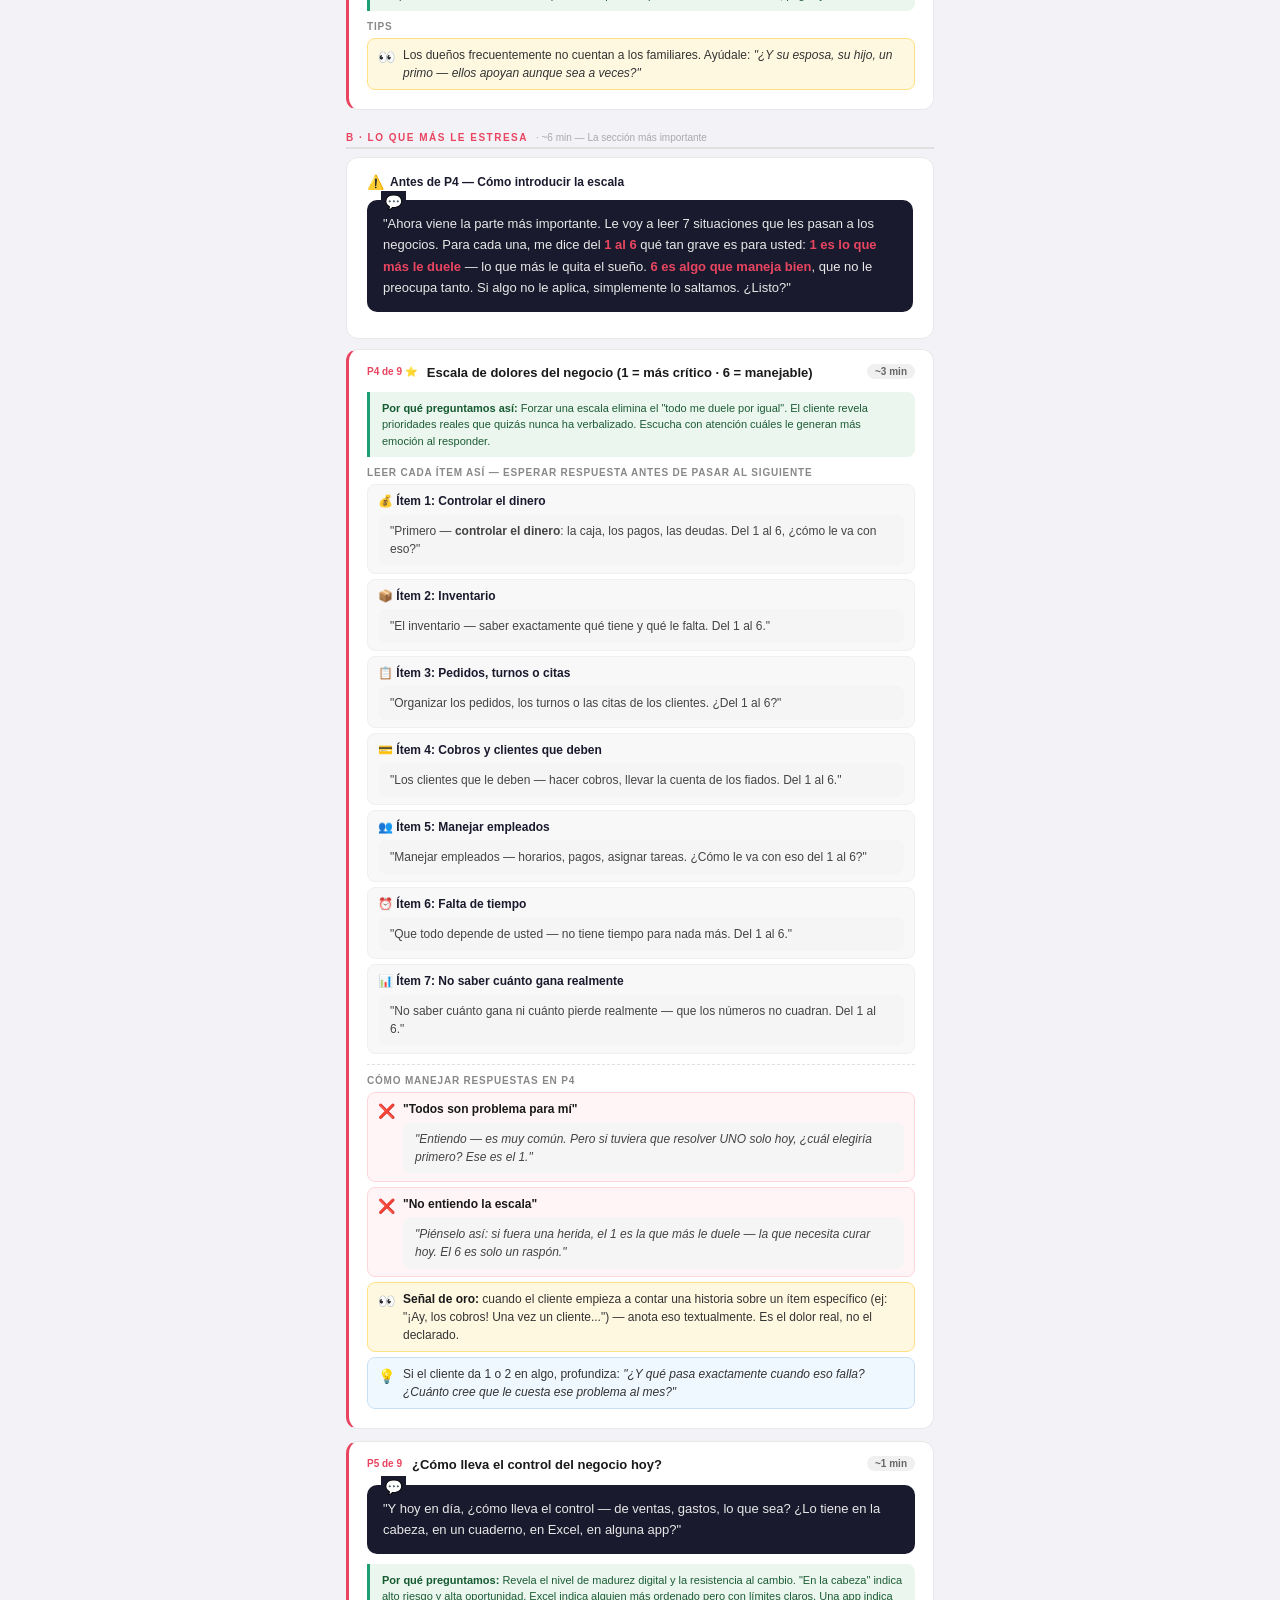
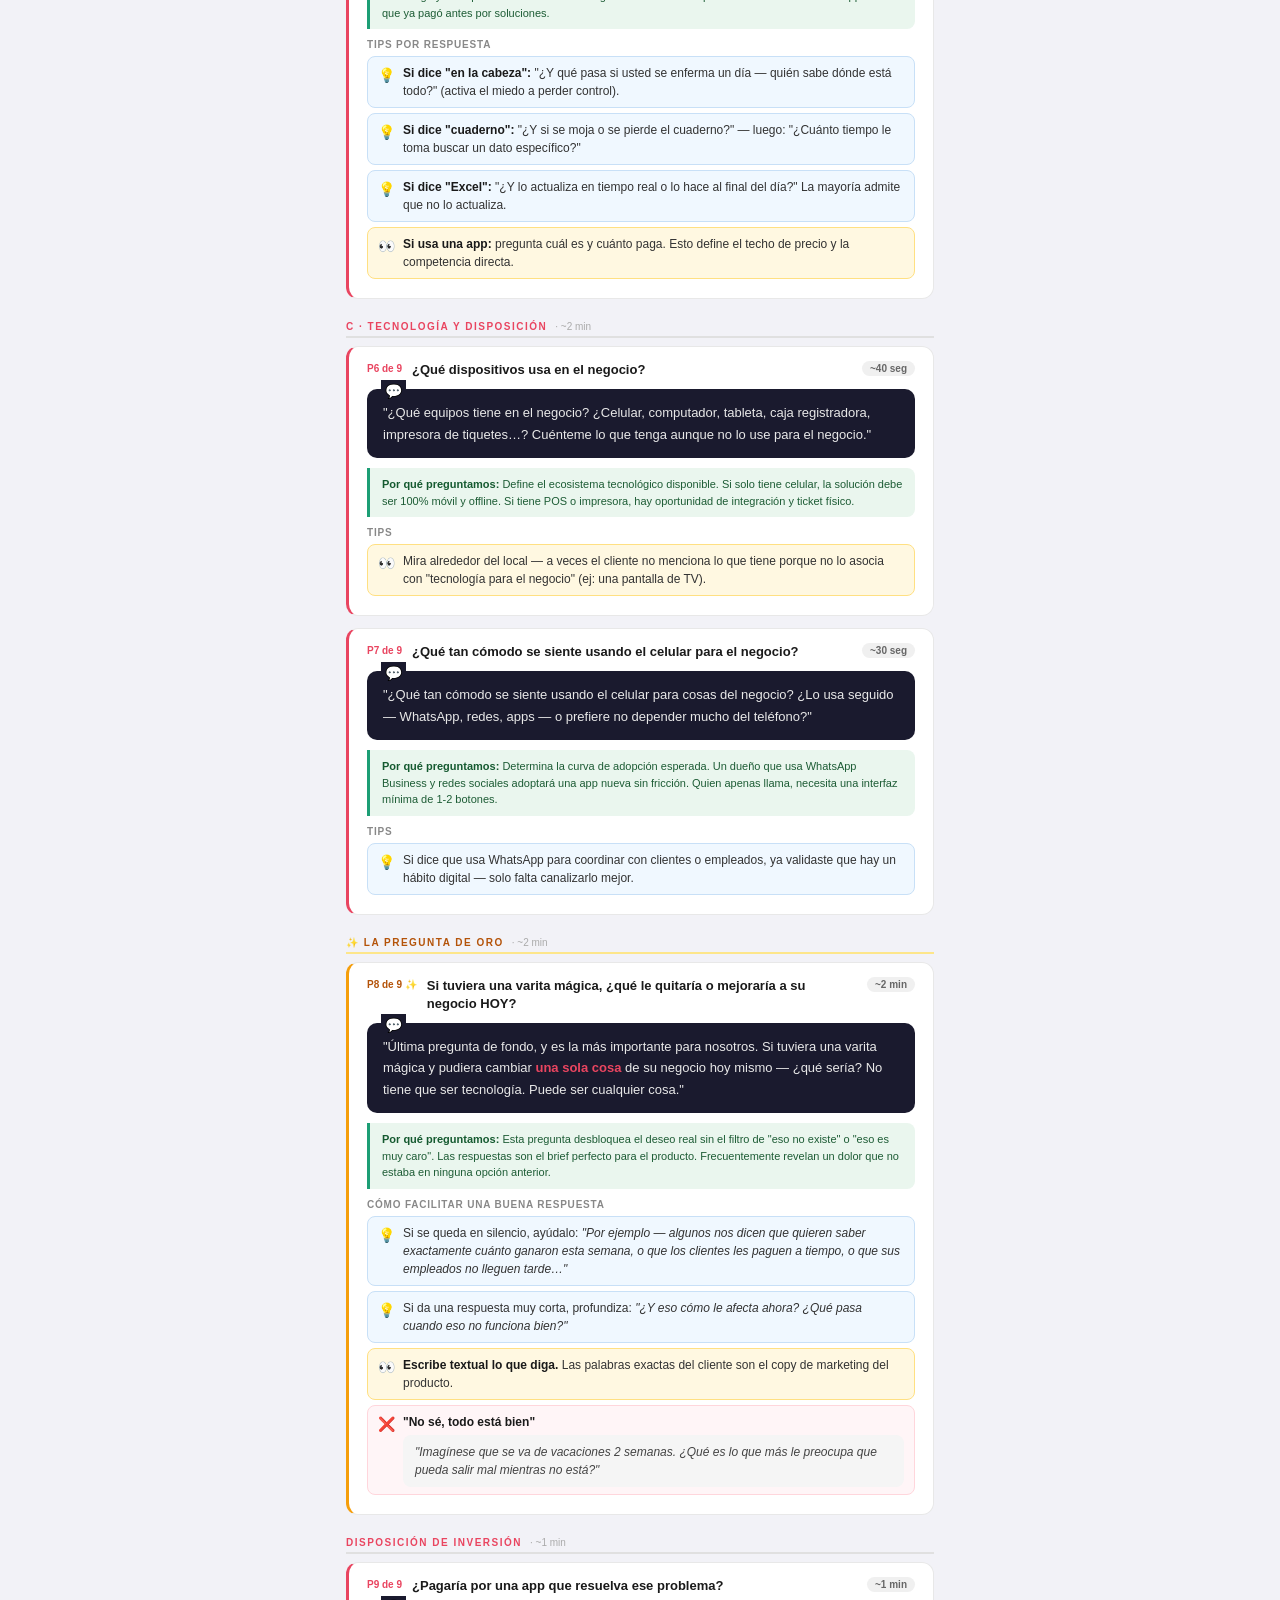
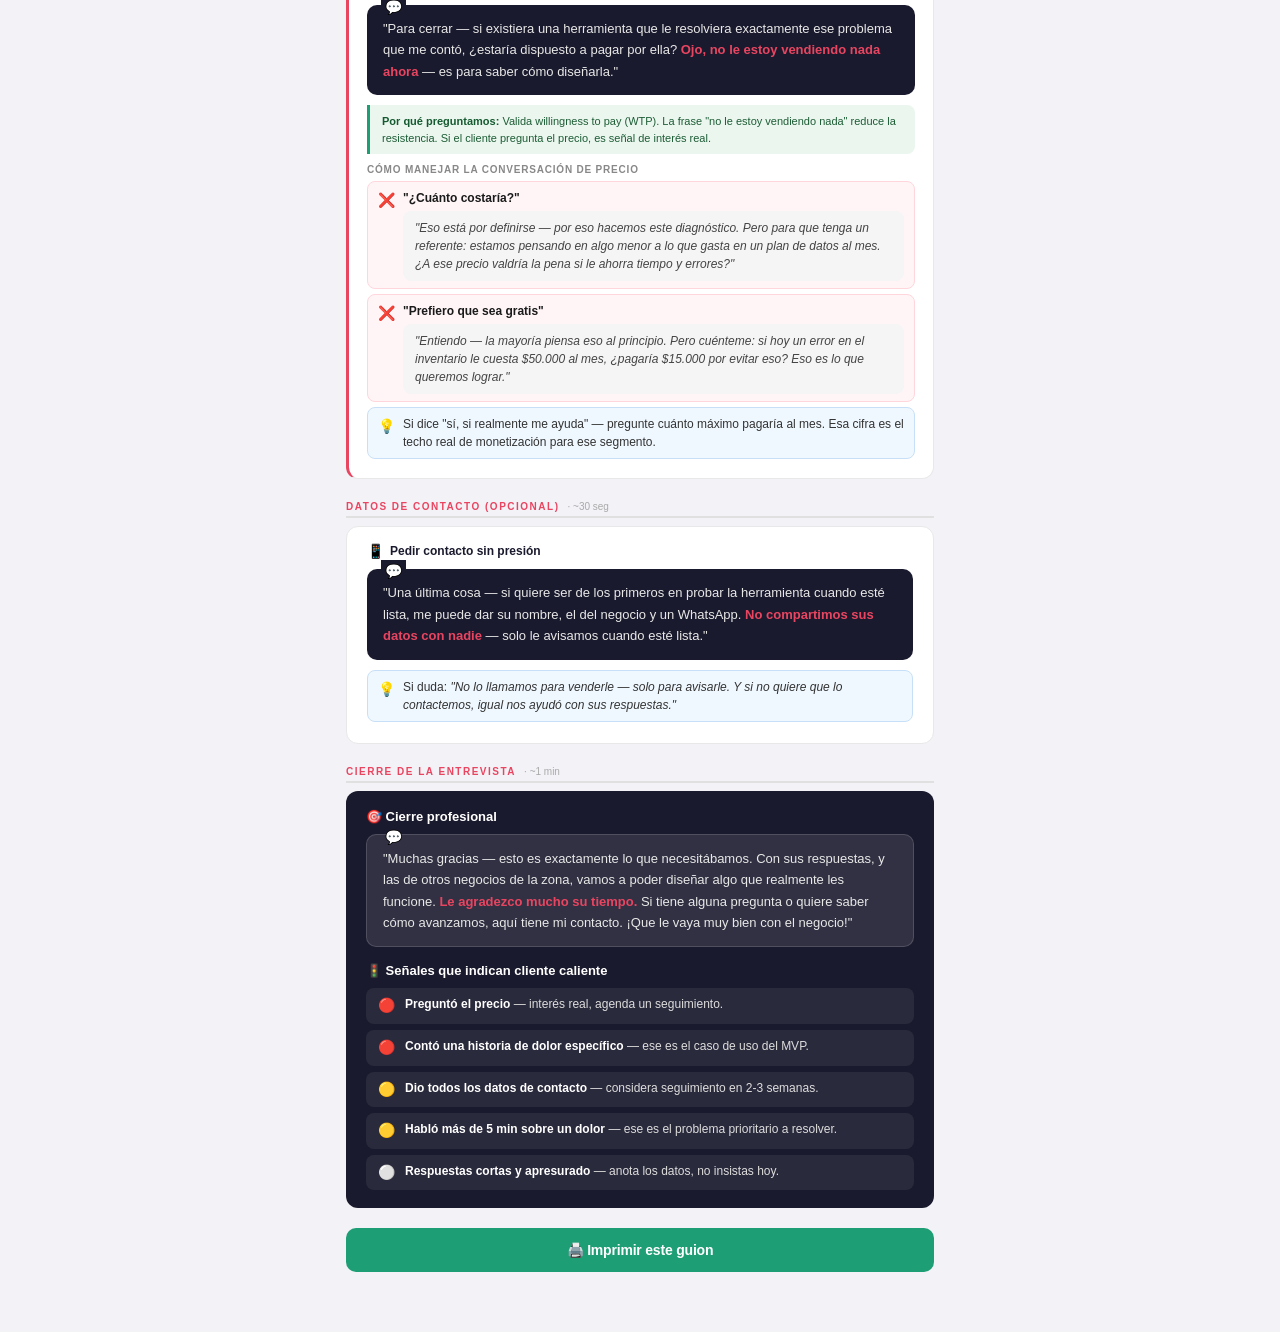
<file: guion.html>
<!DOCTYPE html>
<html lang="es">
<head>
  <meta charset="UTF-8">
  <meta name="viewport" content="width=device-width, initial-scale=1.0">
  <title>Guion de Entrevista — Diagnóstico de Negocio</title>
  <link rel="icon" type="image/png" href="assets/logo.png">
  <style>
    * { box-sizing: border-box; margin: 0; padding: 0; }
    body {
      font-family: -apple-system, BlinkMacSystemFont, 'Segoe UI', Roboto, sans-serif;
      background: #f2f2f7;
      color: #1a1a1a;
      min-height: 100vh;
    }
    .wrap { max-width: 620px; margin: 0 auto; padding: 0 16px 60px; }

    /* ── Pantalla de acceso ── */
    #pantalla-acceso {
      position: fixed;
      inset: 0;
      background: #1A1A2E;
      display: flex;
      align-items: center;
      justify-content: center;
      z-index: 9999;
      padding: 24px;
    }
    .acceso-box {
      background: #fff;
      border-radius: 20px;
      padding: 32px 28px;
      width: 100%;
      max-width: 340px;
      text-align: center;
      box-shadow: 0 20px 60px rgba(0,0,0,0.4);
    }
    .acceso-icono { font-size: 40px; margin-bottom: 12px; }
    .acceso-titulo {
      font-size: 17px;
      font-weight: 700;
      color: #1A1A2E;
      margin-bottom: 4px;
    }
    .acceso-sub {
      font-size: 12px;
      color: #888;
      margin-bottom: 24px;
      line-height: 1.5;
    }
    .pin-inputs {
      display: flex;
      gap: 10px;
      justify-content: center;
      margin-bottom: 20px;
    }
    .pin-inputs input {
      width: 52px;
      height: 58px;
      text-align: center;
      font-size: 24px;
      font-weight: 700;
      border: 2px solid #e0e0e0;
      border-radius: 12px;
      color: #1A1A2E;
      background: #fafafa;
      outline: none;
      transition: border-color 0.15s;
      -webkit-text-security: disc;
    }
    .pin-inputs input:focus { border-color: #E94560; background: #fff; }
    .pin-inputs input.error { border-color: #E94560; background: #fff5f7; animation: shake 0.3s; }
    @keyframes shake {
      0%,100% { transform: translateX(0); }
      25%      { transform: translateX(-4px); }
      75%      { transform: translateX(4px); }
    }
    .btn-acceso {
      width: 100%;
      background: #1A1A2E;
      color: white;
      border: none;
      border-radius: 10px;
      padding: 14px;
      font-size: 15px;
      font-weight: 600;
      cursor: pointer;
      transition: background 0.2s;
    }
    .btn-acceso:hover { background: #E94560; }
    .acceso-error {
      display: none;
      margin-top: 12px;
      font-size: 12px;
      color: #E94560;
      font-weight: 600;
    }
    .acceso-intentos {
      margin-top: 8px;
      font-size: 11px;
      color: #bbb;
    }

    /* ── Header ── */
    .header {
      background: #1A1A2E;
      color: white;
      border-radius: 16px;
      padding: 20px 24px;
      margin: 16px 0 6px;
    }
    .header-row { display: flex; align-items: center; justify-content: space-between; gap: 12px; }
    .header h1 { font-size: 17px; font-weight: 700; letter-spacing: -0.3px; }
    .header p  { font-size: 11px; color: #aaa; margin-top: 4px; line-height: 1.5; }
    .badge-pill {
      display: inline-block;
      background: #E94560;
      color: white;
      font-size: 10px;
      font-weight: 600;
      padding: 3px 10px;
      border-radius: 20px;
      margin-top: 8px;
      letter-spacing: 0.3px;
    }
    .btn-back {
      background: rgba(255,255,255,0.1);
      border: 1px solid rgba(255,255,255,0.2);
      color: white;
      border-radius: 8px;
      padding: 8px 14px;
      font-size: 12px;
      font-weight: 600;
      cursor: pointer;
      text-decoration: none;
      white-space: nowrap;
      flex-shrink: 0;
      transition: background 0.2s;
    }
    .btn-back:hover { background: rgba(255,255,255,0.18); }

    /* ── Uso quick ── */
    .uso-rapido {
      background: #fff8e1;
      border: 1px solid #ffe082;
      border-radius: 10px;
      padding: 12px 16px;
      margin: 12px 0;
      font-size: 12px;
      color: #7a5800;
      line-height: 1.6;
    }
    .uso-rapido strong { color: #5c4200; }

    /* ── Etiqueta de sección ── */
    .section-label {
      font-size: 10px;
      font-weight: 700;
      color: #E94560;
      letter-spacing: 1.5px;
      text-transform: uppercase;
      margin: 22px 0 8px;
      padding-bottom: 4px;
      border-bottom: 2px solid #e0e0e0;
      display: flex;
      align-items: center;
      gap: 8px;
    }
    .section-time {
      font-size: 10px;
      color: #aaa;
      font-weight: 400;
      letter-spacing: 0;
      text-transform: none;
    }

    /* ── Bloque de paso (apertura, cierre) ── */
    .bloque {
      background: #fff;
      border: 1px solid #e8e8e8;
      border-radius: 12px;
      padding: 16px 20px;
      margin-bottom: 10px;
    }
    .bloque-title {
      font-size: 12px;
      font-weight: 700;
      color: #1A1A2E;
      margin-bottom: 10px;
      display: flex;
      align-items: center;
      gap: 6px;
    }
    .bloque-title .icon { font-size: 14px; }

    /* ── Script (lo que dice el encuestador) ── */
    .script-box {
      background: #1A1A2E;
      color: #e8e8e8;
      border-radius: 10px;
      padding: 13px 16px;
      font-size: 13px;
      line-height: 1.65;
      margin-bottom: 10px;
      position: relative;
    }
    .script-box::before {
      content: '💬';
      position: absolute;
      top: -9px;
      left: 14px;
      font-size: 14px;
      background: #1A1A2E;
      padding: 0 4px;
    }
    .script-box em {
      color: #E94560;
      font-style: normal;
      font-weight: 600;
    }

    /* ── Tarjeta de pregunta ── */
    .pregunta-card {
      background: #fff;
      border: 1px solid #e8e8e8;
      border-left: 3px solid #E94560;
      border-radius: 12px;
      padding: 14px 18px;
      margin-bottom: 12px;
    }
    .pregunta-header {
      display: flex;
      align-items: flex-start;
      justify-content: space-between;
      gap: 10px;
      margin-bottom: 10px;
    }
    .pregunta-num {
      font-size: 10px;
      font-weight: 700;
      color: #E94560;
      white-space: nowrap;
      margin-top: 2px;
    }
    .pregunta-titulo {
      font-size: 13px;
      font-weight: 700;
      color: #1a1a1a;
      line-height: 1.4;
      flex: 1;
    }
    .tiempo-badge {
      background: #f0f0f0;
      color: #666;
      font-size: 10px;
      font-weight: 600;
      padding: 2px 8px;
      border-radius: 20px;
      white-space: nowrap;
      flex-shrink: 0;
    }

    /* ── Por qué preguntamos esto ── */
    .por-que {
      background: #eaf6ee;
      border-left: 3px solid #1D9E75;
      border-radius: 0 8px 8px 0;
      padding: 8px 12px;
      font-size: 11px;
      color: #1D5C35;
      line-height: 1.5;
      margin-bottom: 10px;
    }
    .por-que strong { color: #155a30; }

    /* ── Objeciones / tips ── */
    .tips-title {
      font-size: 10px;
      font-weight: 700;
      color: #888;
      letter-spacing: 0.8px;
      text-transform: uppercase;
      margin-bottom: 6px;
    }
    .tip-item {
      display: flex;
      gap: 8px;
      padding: 7px 10px;
      border-radius: 8px;
      background: #fafafa;
      border: 1px solid #f0f0f0;
      margin-bottom: 5px;
      font-size: 12px;
      line-height: 1.5;
    }
    .tip-item.objecion { background: #fff5f7; border-color: #ffd6dc; }
    .tip-item.objecion .tip-icon { color: #E94560; }
    .tip-item.argumento { background: #f0f8ff; border-color: #c8e0f7; }
    .tip-item.argumento .tip-icon { color: #1a6fcf; }
    .tip-item.ojo { background: #fff8e1; border-color: #ffe082; }
    .tip-item.ojo .tip-icon { color: #7a5800; }
    .tip-icon { font-size: 14px; flex-shrink: 0; margin-top: 1px; }
    .tip-text { color: #333; }
    .tip-text strong { color: #1a1a1a; }

    /* ── Respuesta modelo (lo que el encuestador dice al responder objeción) ── */
    .respuesta-modelo {
      background: #f5f5f5;
      border-radius: 8px;
      padding: 8px 12px;
      font-size: 12px;
      color: #444;
      line-height: 1.5;
      margin-top: 4px;
      font-style: italic;
    }

    /* ── Separador visual ── */
    .divider {
      border: none;
      border-top: 1px dashed #e0e0e0;
      margin: 10px 0;
    }

    /* ── Sección especial: varita mágica ── */
    .pregunta-card.estrella { border-left-color: #f59e0b; }
    .pregunta-card.estrella .pregunta-num { color: #b45309; }

    /* ── Cierre ── */
    .cierre-card {
      background: #1A1A2E;
      color: white;
      border-radius: 12px;
      padding: 18px 20px;
      margin-top: 6px;
    }
    .cierre-card h3 { font-size: 13px; font-weight: 700; margin-bottom: 10px; color: #fff; }
    .cierre-card .script-box {
      background: rgba(255,255,255,0.1);
      border: 1px solid rgba(255,255,255,0.15);
    }
    .cierre-card .script-box::before { background: transparent; }

    /* ── Tabla de señales de compra ── */
    .senal-grid { display: flex; flex-direction: column; gap: 6px; margin-top: 8px; }
    .senal-item {
      display: flex;
      gap: 10px;
      align-items: flex-start;
      background: rgba(255,255,255,0.07);
      border-radius: 8px;
      padding: 8px 12px;
      font-size: 12px;
      line-height: 1.4;
    }
    .senal-item .senal-icon { font-size: 14px; flex-shrink: 0; }
    .senal-item .senal-text { color: #ddd; }
    .senal-item .senal-text strong { color: #fff; }

    /* ── Print ── */
    .btn-print {
      display: block;
      width: 100%;
      background: #1D9E75;
      color: white;
      border: none;
      border-radius: 10px;
      padding: 14px;
      font-size: 14px;
      font-weight: 600;
      cursor: pointer;
      margin-top: 20px;
      transition: background 0.2s;
      letter-spacing: -0.2px;
    }
    .btn-print:hover { background: #178060; }

    @media print {
      body { background: white; }
      .btn-print, .btn-back { display: none; }
      .wrap { max-width: 100%; padding: 0 10px; }
      .script-box { background: #222; -webkit-print-color-adjust: exact; print-color-adjust: exact; }
    }

    @media (max-width: 400px) {
      .pregunta-header { flex-direction: column; gap: 4px; }
    }
  </style>
</head>
<body>
<div class="wrap">

  <!-- ══ PANTALLA DE ACCESO (se oculta al validar PIN) ══ -->
  <div id="pantalla-acceso">
    <div class="acceso-box">
      <div class="acceso-icono">🔒</div>
      <div class="acceso-titulo">Acceso encuestadores</div>
      <div class="acceso-sub">Este guion es de uso interno.<br>Ingresa el PIN para continuar.</div>
      <div class="pin-inputs">
        <input type="password" inputmode="numeric" maxlength="1" id="p0" autocomplete="off">
        <input type="password" inputmode="numeric" maxlength="1" id="p1" autocomplete="off">
        <input type="password" inputmode="numeric" maxlength="1" id="p2" autocomplete="off">
        <input type="password" inputmode="numeric" maxlength="1" id="p3" autocomplete="off">
      </div>
      <button class="btn-acceso" onclick="verificarPin()">Ingresar</button>
      <div class="acceso-error" id="accesoError">PIN incorrecto. Intenta de nuevo.</div>
      <div class="acceso-intentos" id="accesoIntentos"></div>
    </div>
  </div>

  <!-- HEADER -->
  <div class="header">
    <div class="header-row">
      <div>
        <h1>Guion de Entrevista</h1>
        <p>Diagnóstico de negocio · Uso exclusivo del encuestador</p>
        <span class="badge-pill">~10 minutos · 9 preguntas</span>
      </div>
      <a href="index.html" class="btn-back">← Encuesta</a>
    </div>
  </div>

  <!-- USO RÁPIDO -->
  <div class="uso-rapido">
    <strong>Cómo usar este guion:</strong> Lee las frases en <strong>negro</strong> exactamente como están.
    Los bloques verdes te dicen <em>por qué</em> preguntas esto. Los bloques de colores te ayudan cuando el cliente
    duda o pone objeción. <strong>No improvises en las preguntas de dolor — sigue el orden.</strong>
  </div>

  <!-- ══════════════════════════════════════ -->
  <!-- APERTURA -->
  <!-- ══════════════════════════════════════ -->
  <div class="section-label">
    Apertura
    <span class="section-time">· ~2 min</span>
  </div>

  <div class="bloque">
    <div class="bloque-title"><span class="icon">🤝</span> Presentación y contexto</div>
    <div class="script-box">
      "Buenos días / Buenas tardes. Mi nombre es <em>[tu nombre]</em>, estamos haciendo un diagnóstico
      gratuito a dueños de negocios en la zona para entender qué les cuesta más trabajo administrar.
      No es una venta — es investigación. Con sus respuestas vamos a diseñar una herramienta que realmente
      les ayude. Son máximo <em>10 minutos</em>. ¿Le parece bien?"
    </div>

    <hr class="divider">

    <div class="tips-title">Si el cliente dice que no tiene tiempo</div>
    <div class="tip-item objecion">
      <span class="tip-icon">❌</span>
      <div class="tip-text">
        <strong>"No tengo tiempo ahorita"</strong>
        <div class="respuesta-modelo">
          "Entiendo perfectamente. ¿Podemos hacer las 3 preguntas más importantes en 5 minutos?
          Si después quiere continuar, seguimos — si no, ya nos ayudó un montón."
        </div>
      </div>
    </div>
    <div class="tip-item objecion">
      <span class="tip-icon">❓</span>
      <div class="tip-text">
        <strong>"¿Para qué es esto?"</strong>
        <div class="respuesta-modelo">
          "Estamos construyendo una app para negocios como el suyo. Antes de hacerla,
          queremos saber qué problema real tiene — no queremos adivinar. Su opinión vale mucho."
        </div>
      </div>
    </div>
  </div>


  <!-- ══════════════════════════════════════ -->
  <!-- SECCIÓN A: PERFIL -->
  <!-- ══════════════════════════════════════ -->
  <div class="section-label">
    A · Perfil del negocio
    <span class="section-time">· ~3 min</span>
  </div>

  <!-- P1 -->
  <div class="pregunta-card">
    <div class="pregunta-header">
      <span class="pregunta-num">P1 de 9</span>
      <div class="pregunta-titulo">¿Qué tipo de negocio tiene?</div>
      <span class="tiempo-badge">~30 seg</span>
    </div>
    <div class="script-box">
      "Para empezar, cuénteme un poco de su negocio — ¿a qué se dedica?
      ¿Es tienda, restaurante, servicios, distribución…?"
    </div>
    <div class="por-que">
      <strong>Por qué preguntamos:</strong> El tipo de negocio define qué dolores son más comunes.
      Un restaurante sufre más con turnos y pedidos; una tienda, con inventario. Esto nos permite
      personalizar el resto de la conversación.
    </div>
    <div class="tips-title">Tips</div>
    <div class="tip-item argumento">
      <span class="tip-icon">💡</span>
      <div class="tip-text">Si el cliente tiene un negocio mixto (vende y presta servicios), anota ambos — es información valiosa.</div>
    </div>
    <div class="tip-item ojo">
      <span class="tip-icon">👀</span>
      <div class="tip-text">Observa el local mientras habla: el tipo de negocio que describes visualmente puede diferir de lo que él cree que es.</div>
    </div>
  </div>

  <!-- P2 -->
  <div class="pregunta-card">
    <div class="pregunta-header">
      <span class="pregunta-num">P2 de 9</span>
      <div class="pregunta-titulo">¿Cuánto tiempo lleva abierto el negocio?</div>
      <span class="tiempo-badge">~20 seg</span>
    </div>
    <div class="script-box">
      "¿Y cuánto tiempo llevan aquí? ¿Arrancaron hace poco o ya tienen años en esto?"
    </div>
    <div class="por-que">
      <strong>Por qué preguntamos:</strong> La antigüedad indica madurez del problema. Un negocio con más
      de 3 años tiene dolores más definidos y mayor disposición a pagar por soluciones. Los que llevan
      menos de 1 año aún están descubriendo sus problemas.
    </div>
    <div class="tips-title">Tips</div>
    <div class="tip-item argumento">
      <span class="tip-icon">💡</span>
      <div class="tip-text"><strong>Si lleva más de 5 años:</strong> "Con tantos años de experiencia, usted ya sabe bien qué funciona y qué no — eso es exactamente lo que necesitamos escuchar."</div>
    </div>
    <div class="tip-item argumento">
      <span class="tip-icon">💡</span>
      <div class="tip-text"><strong>Si lleva menos de 1 año:</strong> "Perfecto, estamos justo a tiempo — así podemos incluir sus necesidades desde el inicio."</div>
    </div>
  </div>

  <!-- P3 -->
  <div class="pregunta-card">
    <div class="pregunta-header">
      <span class="pregunta-num">P3 de 9</span>
      <div class="pregunta-titulo">¿Cuántas personas trabajan en el negocio?</div>
      <span class="tiempo-badge">~20 seg</span>
    </div>
    <div class="script-box">
      "¿Y cómo tiene el equipo? ¿Trabaja solo o tiene gente con usted —
      empleados, familiares, socios?"
    </div>
    <div class="por-que">
      <strong>Por qué preguntamos:</strong> Determina la complejidad de la operación. Un negocio de 1 persona
      necesita simplicidad extrema. Con 5 o más personas aparecen problemas de coordinación, pagos y turnos.
    </div>
    <div class="tips-title">Tips</div>
    <div class="tip-item ojo">
      <span class="tip-icon">👀</span>
      <div class="tip-text">Los dueños frecuentemente no cuentan a los familiares. Ayúdale: <em>"¿Y su esposa, su hijo, un primo — ellos apoyan aunque sea a veces?"</em></div>
    </div>
  </div>


  <!-- ══════════════════════════════════════ -->
  <!-- SECCIÓN B: EL PROBLEMA -->
  <!-- ══════════════════════════════════════ -->
  <div class="section-label">
    B · Lo que más le estresa
    <span class="section-time">· ~6 min — La sección más importante</span>
  </div>

  <div class="bloque">
    <div class="bloque-title"><span class="icon">⚠️</span> Antes de P4 — Cómo introducir la escala</div>
    <div class="script-box">
      "Ahora viene la parte más importante. Le voy a leer 7 situaciones que les pasan a los negocios.
      Para cada una, me dice del <em>1 al 6</em> qué tan grave es para usted:
      <em>1 es lo que más le duele</em> — lo que más le quita el sueño.
      <em>6 es algo que maneja bien</em>, que no le preocupa tanto.
      Si algo no le aplica, simplemente lo saltamos. ¿Listo?"
    </div>
  </div>

  <!-- P4 -->
  <div class="pregunta-card">
    <div class="pregunta-header">
      <span class="pregunta-num">P4 de 9 ⭐</span>
      <div class="pregunta-titulo">Escala de dolores del negocio (1 = más crítico · 6 = manejable)</div>
      <span class="tiempo-badge">~3 min</span>
    </div>

    <div class="por-que">
      <strong>Por qué preguntamos así:</strong> Forzar una escala elimina el "todo me duele por igual".
      El cliente revela prioridades reales que quizás nunca ha verbalizado. Escucha con atención
      cuáles le generan más emoción al responder.
    </div>

    <!-- Items de dolor -->
    <div class="tips-title">Leer cada ítem así — esperar respuesta antes de pasar al siguiente</div>

    <div class="tip-item" style="flex-direction:column; gap:4px; background:#f8f8f8;">
      <div style="font-size:12px; font-weight:700; color:#1A1A2E;">💰 Ítem 1: Controlar el dinero</div>
      <div class="respuesta-modelo" style="margin:0; font-style:normal;">
        "Primero — <strong>controlar el dinero</strong>: la caja, los pagos, las deudas. Del 1 al 6, ¿cómo le va con eso?"
      </div>
    </div>

    <div class="tip-item" style="flex-direction:column; gap:4px; background:#f8f8f8; margin-top:4px;">
      <div style="font-size:12px; font-weight:700; color:#1A1A2E;">📦 Ítem 2: Inventario</div>
      <div class="respuesta-modelo" style="margin:0; font-style:normal;">
        "El inventario — saber exactamente qué tiene y qué le falta. Del 1 al 6."
      </div>
    </div>

    <div class="tip-item" style="flex-direction:column; gap:4px; background:#f8f8f8; margin-top:4px;">
      <div style="font-size:12px; font-weight:700; color:#1A1A2E;">📋 Ítem 3: Pedidos, turnos o citas</div>
      <div class="respuesta-modelo" style="margin:0; font-style:normal;">
        "Organizar los pedidos, los turnos o las citas de los clientes. ¿Del 1 al 6?"
      </div>
    </div>

    <div class="tip-item" style="flex-direction:column; gap:4px; background:#f8f8f8; margin-top:4px;">
      <div style="font-size:12px; font-weight:700; color:#1A1A2E;">💳 Ítem 4: Cobros y clientes que deben</div>
      <div class="respuesta-modelo" style="margin:0; font-style:normal;">
        "Los clientes que le deben — hacer cobros, llevar la cuenta de los fiados. Del 1 al 6."
      </div>
    </div>

    <div class="tip-item" style="flex-direction:column; gap:4px; background:#f8f8f8; margin-top:4px;">
      <div style="font-size:12px; font-weight:700; color:#1A1A2E;">👥 Ítem 5: Manejar empleados</div>
      <div class="respuesta-modelo" style="margin:0; font-style:normal;">
        "Manejar empleados — horarios, pagos, asignar tareas. ¿Cómo le va con eso del 1 al 6?"
      </div>
    </div>

    <div class="tip-item" style="flex-direction:column; gap:4px; background:#f8f8f8; margin-top:4px;">
      <div style="font-size:12px; font-weight:700; color:#1A1A2E;">⏰ Ítem 6: Falta de tiempo</div>
      <div class="respuesta-modelo" style="margin:0; font-style:normal;">
        "Que todo depende de usted — no tiene tiempo para nada más. Del 1 al 6."
      </div>
    </div>

    <div class="tip-item" style="flex-direction:column; gap:4px; background:#f8f8f8; margin-top:4px;">
      <div style="font-size:12px; font-weight:700; color:#1A1A2E;">📊 Ítem 7: No saber cuánto gana realmente</div>
      <div class="respuesta-modelo" style="margin:0; font-style:normal;">
        "No saber cuánto gana ni cuánto pierde realmente — que los números no cuadran. Del 1 al 6."
      </div>
    </div>

    <hr class="divider">
    <div class="tips-title">Cómo manejar respuestas en P4</div>

    <div class="tip-item objecion">
      <span class="tip-icon">❌</span>
      <div class="tip-text">
        <strong>"Todos son problema para mí"</strong>
        <div class="respuesta-modelo">
          "Entiendo — es muy común. Pero si tuviera que resolver UNO solo hoy,
          ¿cuál elegiría primero? Ese es el 1."
        </div>
      </div>
    </div>
    <div class="tip-item objecion">
      <span class="tip-icon">❌</span>
      <div class="tip-text">
        <strong>"No entiendo la escala"</strong>
        <div class="respuesta-modelo">
          "Piénselo así: si fuera una herida, el 1 es la que más le duele —
          la que necesita curar hoy. El 6 es solo un raspón."
        </div>
      </div>
    </div>
    <div class="tip-item ojo">
      <span class="tip-icon">👀</span>
      <div class="tip-text">
        <strong>Señal de oro:</strong> cuando el cliente empieza a contar una historia sobre un ítem
        específico (ej: "¡Ay, los cobros! Una vez un cliente...") — anota eso textualmente.
        Es el dolor real, no el declarado.
      </div>
    </div>
    <div class="tip-item argumento">
      <span class="tip-icon">💡</span>
      <div class="tip-text">
        Si el cliente da 1 o 2 en algo, profundiza: <em>"¿Y qué pasa exactamente cuando eso falla?
        ¿Cuánto cree que le cuesta ese problema al mes?"</em>
      </div>
    </div>
  </div>

  <!-- P5 -->
  <div class="pregunta-card">
    <div class="pregunta-header">
      <span class="pregunta-num">P5 de 9</span>
      <div class="pregunta-titulo">¿Cómo lleva el control del negocio hoy?</div>
      <span class="tiempo-badge">~1 min</span>
    </div>
    <div class="script-box">
      "Y hoy en día, ¿cómo lleva el control — de ventas, gastos, lo que sea?
      ¿Lo tiene en la cabeza, en un cuaderno, en Excel, en alguna app?"
    </div>
    <div class="por-que">
      <strong>Por qué preguntamos:</strong> Revela el nivel de madurez digital y la resistencia al cambio.
      "En la cabeza" indica alto riesgo y alta oportunidad. Excel indica alguien más ordenado pero
      con límites claros. Una app indica que ya pagó antes por soluciones.
    </div>
    <div class="tips-title">Tips por respuesta</div>
    <div class="tip-item argumento">
      <span class="tip-icon">💡</span>
      <div class="tip-text"><strong>Si dice "en la cabeza":</strong> "¿Y qué pasa si usted se enferma un día — quién sabe dónde está todo?" (activa el miedo a perder control).</div>
    </div>
    <div class="tip-item argumento">
      <span class="tip-icon">💡</span>
      <div class="tip-text"><strong>Si dice "cuaderno":</strong> "¿Y si se moja o se pierde el cuaderno?" — luego: "¿Cuánto tiempo le toma buscar un dato específico?"</div>
    </div>
    <div class="tip-item argumento">
      <span class="tip-icon">💡</span>
      <div class="tip-text"><strong>Si dice "Excel":</strong> "¿Y lo actualiza en tiempo real o lo hace al final del día?" La mayoría admite que no lo actualiza.</div>
    </div>
    <div class="tip-item ojo">
      <span class="tip-icon">👀</span>
      <div class="tip-text"><strong>Si usa una app:</strong> pregunta cuál es y cuánto paga. Esto define el techo de precio y la competencia directa.</div>
    </div>
  </div>


  <!-- ══════════════════════════════════════ -->
  <!-- SECCIÓN C: TECNOLOGÍA -->
  <!-- ══════════════════════════════════════ -->
  <div class="section-label">
    C · Tecnología y disposición
    <span class="section-time">· ~2 min</span>
  </div>

  <!-- P6 -->
  <div class="pregunta-card">
    <div class="pregunta-header">
      <span class="pregunta-num">P6 de 9</span>
      <div class="pregunta-titulo">¿Qué dispositivos usa en el negocio?</div>
      <span class="tiempo-badge">~40 seg</span>
    </div>
    <div class="script-box">
      "¿Qué equipos tiene en el negocio? ¿Celular, computador, tableta, caja registradora,
      impresora de tiquetes…? Cuénteme lo que tenga aunque no lo use para el negocio."
    </div>
    <div class="por-que">
      <strong>Por qué preguntamos:</strong> Define el ecosistema tecnológico disponible. Si solo tiene
      celular, la solución debe ser 100% móvil y offline. Si tiene POS o impresora, hay oportunidad
      de integración y ticket físico.
    </div>
    <div class="tips-title">Tips</div>
    <div class="tip-item ojo">
      <span class="tip-icon">👀</span>
      <div class="tip-text">Mira alrededor del local — a veces el cliente no menciona lo que tiene porque no lo asocia con "tecnología para el negocio" (ej: una pantalla de TV).</div>
    </div>
  </div>

  <!-- P7 -->
  <div class="pregunta-card">
    <div class="pregunta-header">
      <span class="pregunta-num">P7 de 9</span>
      <div class="pregunta-titulo">¿Qué tan cómodo se siente usando el celular para el negocio?</div>
      <span class="tiempo-badge">~30 seg</span>
    </div>
    <div class="script-box">
      "¿Qué tan cómodo se siente usando el celular para cosas del negocio?
      ¿Lo usa seguido — WhatsApp, redes, apps — o prefiere no depender mucho del teléfono?"
    </div>
    <div class="por-que">
      <strong>Por qué preguntamos:</strong> Determina la curva de adopción esperada. Un dueño que usa
      WhatsApp Business y redes sociales adoptará una app nueva sin fricción. Quien apenas llama,
      necesita una interfaz mínima de 1-2 botones.
    </div>
    <div class="tips-title">Tips</div>
    <div class="tip-item argumento">
      <span class="tip-icon">💡</span>
      <div class="tip-text">Si dice que usa WhatsApp para coordinar con clientes o empleados, ya validaste que hay un hábito digital — solo falta canalizarlo mejor.</div>
    </div>
  </div>


  <!-- ══════════════════════════════════════ -->
  <!-- VARITA MÁGICA -->
  <!-- ══════════════════════════════════════ -->
  <div class="section-label" style="color:#b45309; border-bottom-color:#fde68a;">
    ✨ La pregunta de oro
    <span class="section-time">· ~2 min</span>
  </div>

  <!-- P8 -->
  <div class="pregunta-card estrella">
    <div class="pregunta-header">
      <span class="pregunta-num">P8 de 9 ✨</span>
      <div class="pregunta-titulo">Si tuviera una varita mágica, ¿qué le quitaría o mejoraría a su negocio HOY?</div>
      <span class="tiempo-badge">~2 min</span>
    </div>
    <div class="script-box">
      "Última pregunta de fondo, y es la más importante para nosotros.
      Si tuviera una varita mágica y pudiera cambiar <em>una sola cosa</em> de su negocio hoy mismo —
      ¿qué sería? No tiene que ser tecnología. Puede ser cualquier cosa."
    </div>
    <div class="por-que">
      <strong>Por qué preguntamos:</strong> Esta pregunta desbloquea el deseo real sin el filtro
      de "eso no existe" o "eso es muy caro". Las respuestas son el brief perfecto para el producto.
      Frecuentemente revelan un dolor que no estaba en ninguna opción anterior.
    </div>
    <div class="tips-title">Cómo facilitar una buena respuesta</div>
    <div class="tip-item argumento">
      <span class="tip-icon">💡</span>
      <div class="tip-text">Si se queda en silencio, ayúdalo: <em>"Por ejemplo — algunos nos dicen que quieren saber exactamente cuánto ganaron esta semana, o que los clientes les paguen a tiempo, o que sus empleados no lleguen tarde…"</em></div>
    </div>
    <div class="tip-item argumento">
      <span class="tip-icon">💡</span>
      <div class="tip-text">Si da una respuesta muy corta, profundiza: <em>"¿Y eso cómo le afecta ahora? ¿Qué pasa cuando eso no funciona bien?"</em></div>
    </div>
    <div class="tip-item ojo">
      <span class="tip-icon">👀</span>
      <div class="tip-text"><strong>Escribe textual lo que diga.</strong> Las palabras exactas del cliente son el copy de marketing del producto.</div>
    </div>
    <div class="tip-item objecion">
      <span class="tip-icon">❌</span>
      <div class="tip-text">
        <strong>"No sé, todo está bien"</strong>
        <div class="respuesta-modelo">
          "Imagínese que se va de vacaciones 2 semanas. ¿Qué es lo que más le preocupa
          que pueda salir mal mientras no está?"
        </div>
      </div>
    </div>
  </div>


  <!-- ══════════════════════════════════════ -->
  <!-- DISPOSICIÓN DE PAGO -->
  <!-- ══════════════════════════════════════ -->
  <div class="section-label">
    Disposición de inversión
    <span class="section-time">· ~1 min</span>
  </div>

  <!-- P9 -->
  <div class="pregunta-card">
    <div class="pregunta-header">
      <span class="pregunta-num">P9 de 9</span>
      <div class="pregunta-titulo">¿Pagaría por una app que resuelva ese problema?</div>
      <span class="tiempo-badge">~1 min</span>
    </div>
    <div class="script-box">
      "Para cerrar — si existiera una herramienta que le resolviera exactamente
      ese problema que me contó, ¿estaría dispuesto a pagar por ella?
      <em>Ojo, no le estoy vendiendo nada ahora</em> — es para saber cómo diseñarla."
    </div>
    <div class="por-que">
      <strong>Por qué preguntamos:</strong> Valida willingness to pay (WTP). La frase "no le estoy
      vendiendo nada" reduce la resistencia. Si el cliente pregunta el precio, es señal de interés real.
    </div>
    <div class="tips-title">Cómo manejar la conversación de precio</div>
    <div class="tip-item objecion">
      <span class="tip-icon">❌</span>
      <div class="tip-text">
        <strong>"¿Cuánto costaría?"</strong>
        <div class="respuesta-modelo">
          "Eso está por definirse — por eso hacemos este diagnóstico. Pero para que tenga
          un referente: estamos pensando en algo menor a lo que gasta en un plan de datos al mes.
          ¿A ese precio valdría la pena si le ahorra tiempo y errores?"
        </div>
      </div>
    </div>
    <div class="tip-item objecion">
      <span class="tip-icon">❌</span>
      <div class="tip-text">
        <strong>"Prefiero que sea gratis"</strong>
        <div class="respuesta-modelo">
          "Entiendo — la mayoría piensa eso al principio. Pero cuénteme:
          si hoy un error en el inventario le cuesta $50.000 al mes, ¿pagaría $15.000
          por evitar eso? Eso es lo que queremos lograr."
        </div>
      </div>
    </div>
    <div class="tip-item argumento">
      <span class="tip-icon">💡</span>
      <div class="tip-text">
        Si dice "sí, si realmente me ayuda" — pregunte cuánto máximo pagaría al mes.
        Esa cifra es el techo real de monetización para ese segmento.
      </div>
    </div>
  </div>


  <!-- ══════════════════════════════════════ -->
  <!-- CONTACTO -->
  <!-- ══════════════════════════════════════ -->
  <div class="section-label">
    Datos de contacto (opcional)
    <span class="section-time">· ~30 seg</span>
  </div>

  <div class="bloque">
    <div class="bloque-title"><span class="icon">📱</span> Pedir contacto sin presión</div>
    <div class="script-box">
      "Una última cosa — si quiere ser de los primeros en probar la herramienta cuando esté lista,
      me puede dar su nombre, el del negocio y un WhatsApp.
      <em>No compartimos sus datos con nadie</em> — solo le avisamos cuando esté lista."
    </div>
    <div class="tip-item argumento">
      <span class="tip-icon">💡</span>
      <div class="tip-text">Si duda: <em>"No lo llamamos para venderle — solo para avisarle. Y si no quiere que lo contactemos, igual nos ayudó con sus respuestas."</em></div>
    </div>
  </div>


  <!-- ══════════════════════════════════════ -->
  <!-- CIERRE -->
  <!-- ══════════════════════════════════════ -->
  <div class="section-label">
    Cierre de la entrevista
    <span class="section-time">· ~1 min</span>
  </div>

  <div class="cierre-card">
    <h3>🎯 Cierre profesional</h3>
    <div class="script-box">
      "Muchas gracias — esto es exactamente lo que necesitábamos. Con sus respuestas,
      y las de otros negocios de la zona, vamos a poder diseñar algo que realmente les funcione.
      <em>Le agradezco mucho su tiempo.</em> Si tiene alguna pregunta o quiere saber cómo avanzamos,
      aquí tiene mi contacto. ¡Que le vaya muy bien con el negocio!"
    </div>

    <h3 style="margin-top:16px;">🚦 Señales que indican cliente caliente</h3>
    <div class="senal-grid">
      <div class="senal-item">
        <span class="senal-icon">🔴</span>
        <div class="senal-text"><strong>Preguntó el precio</strong> — interés real, agenda un seguimiento.</div>
      </div>
      <div class="senal-item">
        <span class="senal-icon">🔴</span>
        <div class="senal-text"><strong>Contó una historia de dolor específico</strong> — ese es el caso de uso del MVP.</div>
      </div>
      <div class="senal-item">
        <span class="senal-icon">🟡</span>
        <div class="senal-text"><strong>Dio todos los datos de contacto</strong> — considera seguimiento en 2-3 semanas.</div>
      </div>
      <div class="senal-item">
        <span class="senal-icon">🟡</span>
        <div class="senal-text"><strong>Habló más de 5 min sobre un dolor</strong> — ese es el problema prioritario a resolver.</div>
      </div>
      <div class="senal-item">
        <span class="senal-icon">⚪</span>
        <div class="senal-text"><strong>Respuestas cortas y apresurado</strong> — anota los datos, no insistas hoy.</div>
      </div>
    </div>
  </div>

  <!-- BOTÓN IMPRIMIR -->
  <button class="btn-print" onclick="window.print()">🖨️ Imprimir este guion</button>

</div>
<script>
  // ── PIN almacenado como hash SHA-256 ──
  // PIN por defecto: 7283  (cámbialo: node -e "require('crypto').createHash('sha256').update('TUPIN').digest('hex')")
  // SHA-256 de "7283" = "b5b1e3e88bbeaf69abb1fcc96fce4abd9baed1d855d8e33e99c74cde3b51fc76"
  const PIN_HASH = '98d9658d98764dbe135b316f52a98116b4b02f9d7e57212aa86335c42a58539a';
  const MAX_INTENTOS = 5;
  const BLOQUEO_MS   = 5 * 60 * 1000; // 5 minutos

  // ── Al cargar: comprobar sesión activa ──
  (function init() {
    const sesion = sessionStorage.getItem('guion_auth');
    if (sesion === 'ok') {
      document.getElementById('pantalla-acceso').style.display = 'none';
      return;
    }

    // Comprobar bloqueo por intentos fallidos
    const bloqueado = localStorage.getItem('guion_bloqueo');
    if (bloqueado) {
      const restante = parseInt(bloqueado) - Date.now();
      if (restante > 0) {
        bloquearUI(restante);
        return;
      } else {
        localStorage.removeItem('guion_bloqueo');
        localStorage.removeItem('guion_intentos');
      }
    }

    // Configurar navegación entre campos PIN
    const campos = ['p0','p1','p2','p3'];
    campos.forEach((id, i) => {
      const el = document.getElementById(id);
      el.addEventListener('input', () => {
        el.value = el.value.replace(/\D/g, '');
        if (el.value.length === 1 && i < 3) {
          document.getElementById(campos[i + 1]).focus();
        }
        if (i === 3 && el.value.length === 1) verificarPin();
      });
      el.addEventListener('keydown', (e) => {
        if (e.key === 'Backspace' && el.value === '' && i > 0) {
          document.getElementById(campos[i - 1]).focus();
        }
        if (e.key === 'Enter') verificarPin();
      });
    });

    document.getElementById('p0').focus();
  })();

  // ── Calcular hash SHA-256 ──
  async function sha256(texto) {
    const enc = new TextEncoder();
    const buf = await crypto.subtle.digest('SHA-256', enc.encode(texto));
    return Array.from(new Uint8Array(buf)).map(b => b.toString(16).padStart(2,'0')).join('');
  }

  // ── Verificar PIN ingresado ──
  async function verificarPin() {
    const campos = ['p0','p1','p2','p3'];
    const pin = campos.map(id => document.getElementById(id).value).join('');
    if (pin.length < 4) return;

    const hash = await sha256(pin);

    if (hash === PIN_HASH) {
      sessionStorage.setItem('guion_auth', 'ok');
      localStorage.removeItem('guion_intentos');
      localStorage.removeItem('guion_bloqueo');
      document.getElementById('pantalla-acceso').style.display = 'none';
    } else {
      // Registrar intento fallido
      let intentos = parseInt(localStorage.getItem('guion_intentos') || '0') + 1;
      localStorage.setItem('guion_intentos', intentos);

      campos.forEach(id => {
        const el = document.getElementById(id);
        el.value = '';
        el.classList.add('error');
        setTimeout(() => el.classList.remove('error'), 600);
      });

      if (intentos >= MAX_INTENTOS) {
        const hasta = Date.now() + BLOQUEO_MS;
        localStorage.setItem('guion_bloqueo', hasta);
        bloquearUI(BLOQUEO_MS);
      } else {
        const restantes = MAX_INTENTOS - intentos;
        document.getElementById('accesoError').style.display = 'block';
        document.getElementById('accesoIntentos').textContent =
          restantes === 1 ? 'Último intento antes del bloqueo.' : `${restantes} intentos restantes.`;
        setTimeout(() => document.getElementById('p0').focus(), 100);
      }
    }
  }

  // ── Bloquear UI por intentos excedidos ──
  function bloquearUI(msRestantes) {
    const btn = document.querySelector('.btn-acceso');
    const campos = ['p0','p1','p2','p3'];
    campos.forEach(id => { document.getElementById(id).disabled = true; });
    btn.disabled = true;
    btn.style.background = '#aaa';
    document.getElementById('accesoError').style.display = 'none';

    const intervalo = setInterval(() => {
      const bloqueado = localStorage.getItem('guion_bloqueo');
      if (!bloqueado) { clearInterval(intervalo); return; }
      const restante = parseInt(bloqueado) - Date.now();
      if (restante <= 0) {
        clearInterval(intervalo);
        localStorage.removeItem('guion_bloqueo');
        localStorage.removeItem('guion_intentos');
        campos.forEach(id => { document.getElementById(id).disabled = false; });
        btn.disabled = false;
        btn.style.background = '';
        document.getElementById('accesoIntentos').textContent = '';
        document.getElementById('p0').focus();
      } else {
        const min = Math.ceil(restante / 60000);
        document.getElementById('accesoIntentos').textContent =
          `Bloqueado por ${min} min${min !== 1 ? 'utos' : 'uto'}.`;
      }
    }, 1000);
  }
</script>
</body>
</html>
</file>
<file: assets/style.css>
/* ── Reset y base ── */
* { box-sizing: border-box; margin: 0; padding: 0; }
body {
  font-family: -apple-system, BlinkMacSystemFont, 'Segoe UI', Roboto, sans-serif;
  background: #f2f2f7;
  color: #1a1a1a;
  min-height: 100vh;
}

/* ── Layout ── */
.wrap {
  max-width: 560px;
  margin: 0 auto;
  padding: 0 16px 40px;
}

/* ── Header ── */
.header {
  background: #1A1A2E;
  color: white;
  border-radius: 16px;
  padding: 20px 24px;
  margin: 16px 0 20px;
}
.header h1 { font-size: 18px; font-weight: 600; letter-spacing: -0.3px; }
.header p  { font-size: 12px; color: #aaa; margin-top: 4px; }
.badge {
  display: inline-block;
  background: #E94560;
  color: white;
  font-size: 10px;
  font-weight: 600;
  padding: 3px 10px;
  border-radius: 20px;
  margin-top: 8px;
  letter-spacing: 0.3px;
}

/* ── Header top row ── */
.header-top {
  display: flex;
  justify-content: space-between;
  align-items: flex-start;
  gap: 12px;
  margin-bottom: 8px;
}

/* ── Botón contador de encuestas ── */
.btn-historial {
  display: flex;
  flex-direction: column;
  align-items: center;
  background: rgba(255,255,255,0.1);
  border: 1px solid rgba(255,255,255,0.2);
  border-radius: 10px;
  padding: 8px 14px;
  cursor: pointer;
  flex-shrink: 0;
  transition: background 0.2s;
}
.btn-historial:hover { background: rgba(255,255,255,0.18); }
#contadorBadge {
  font-size: 22px;
  font-weight: 700;
  color: #fff;
  line-height: 1;
}
.historial-label {
  font-size: 9px;
  color: #aaa;
  letter-spacing: 0.5px;
  margin-top: 2px;
}

/* ── Botón guion de entrevista ── */
.btn-guion {
  display: inline-block;
  background: #E94560;
  color: white;
  border-radius: 8px;
  padding: 5px 12px;
  font-size: 11px;
  font-weight: 600;
  text-decoration: none;
  letter-spacing: 0.2px;
  transition: background 0.2s;
  white-space: nowrap;
}
.btn-guion:hover { background: #c73650; }

/* ── Panel de historial ── */
.historial-panel {
  background: #fff;
  border: 1px solid #e8e8e8;
  border-radius: 12px;
  margin-bottom: 16px;
  overflow: hidden;
}
.historial-header {
  display: flex;
  justify-content: space-between;
  align-items: center;
  padding: 12px 16px;
  background: #1A1A2E;
  color: white;
  font-size: 13px;
  font-weight: 600;
}
.historial-close {
  background: none;
  border: none;
  color: #aaa;
  font-size: 14px;
  cursor: pointer;
  padding: 0 4px;
}
.historial-close:hover { color: #fff; }

/* ── Tarjeta de encuesta en historial ── */
.hist-item {
  padding: 12px 16px;
  border-bottom: 1px solid #f0f0f0;
  font-size: 12px;
}
.hist-item:last-child { border-bottom: none; }
.hist-item-header {
  display: flex;
  justify-content: space-between;
  align-items: center;
  margin-bottom: 6px;
}
.hist-num {
  font-weight: 700;
  color: #1A1A2E;
  font-size: 12px;
}
.hist-hora {
  color: #aaa;
  font-size: 11px;
}
.hist-negocio {
  font-weight: 600;
  color: #E94560;
  margin-bottom: 4px;
}
.hist-dolor {
  color: #555;
  line-height: 1.4;
}
.hist-dolor strong { color: #1a1a1a; }
.hist-empty {
  padding: 20px 16px;
  text-align: center;
  color: #aaa;
  font-size: 13px;
}

/* ── Barra de progreso ── */
.progress-wrap { margin-bottom: 16px; }
.progress-label {
  font-size: 11px;
  color: #888;
  margin-bottom: 6px;
  display: flex;
  justify-content: space-between;
}
.progress-bar {
  height: 4px;
  background: #e0e0e0;
  border-radius: 4px;
}
.progress-fill {
  height: 100%;
  background: #E94560;
  border-radius: 4px;
  transition: width 0.4s ease;
}

/* ── Etiqueta de sección ── */
.section-label {
  font-size: 10px;
  font-weight: 600;
  color: #E94560;
  letter-spacing: 1.5px;
  text-transform: uppercase;
  margin: 20px 0 8px;
  padding-bottom: 4px;
  border-bottom: 1px solid #e0e0e0;
}

/* ── Tarjeta de pregunta ── */
.card {
  background: #fff;
  border: 1px solid #e8e8e8;
  border-radius: 12px;
  padding: 16px 20px;
  margin-bottom: 12px;
  border-left: 3px solid #E94560;
  transition: border-left-color 0.2s;
}
.card.answered { border-left-color: #1D9E75; }

.q-num  { font-size: 10px; color: #E94560; font-weight: 600; margin-bottom: 4px; }
.card.answered .q-num { color: #1D9E75; }
.q-text { font-size: 14px; font-weight: 600; color: #1a1a1a; margin-bottom: 4px; line-height: 1.4; }
.q-hint { font-size: 11px; color: #888; margin-bottom: 12px; line-height: 1.4; }

/* ── Opciones ── */
.opt {
  display: flex;
  align-items: flex-start;
  gap: 10px;
  padding: 9px 12px;
  border-radius: 8px;
  cursor: pointer;
  margin-bottom: 5px;
  border: 1px solid #e8e8e8;
  background: #fafafa;
  transition: border-color 0.15s, background 0.15s;
  -webkit-tap-highlight-color: transparent;
}
.opt:hover    { border-color: #ccc; background: #f5f5f5; }
.opt.selected { border-color: #1D9E75; background: #eaf6ee; }
.opt input[type=checkbox],
.opt input[type=radio] {
  margin-top: 2px;
  accent-color: #1D9E75;
  flex-shrink: 0;
  width: 16px;
  height: 16px;
}
.opt span { font-size: 13px; color: #1a1a1a; line-height: 1.4; }
.opt.selected span { color: #1D5C35; }

/* ── Escala de rating (Q4) ── */
.rating-scale-labels {
  display: flex;
  justify-content: space-between;
  font-size: 10px;
  color: #aaa;
  margin-bottom: 10px;
  padding: 0 2px;
}

.dolor-item {
  margin-bottom: 8px;
  padding: 10px 12px;
  border: 1px solid #e8e8e8;
  border-radius: 8px;
  background: #fafafa;
}

.dolor-label {
  font-size: 12px;
  color: #1a1a1a;
  line-height: 1.4;
  margin-bottom: 8px;
}

.rating-group {
  display: flex;
  gap: 5px;
}

.rating-btn {
  flex: 1;
  cursor: pointer;
  -webkit-tap-highlight-color: transparent;
}

.rating-btn input[type=radio] {
  display: none;
}

.rating-btn span {
  display: flex;
  align-items: center;
  justify-content: center;
  height: 34px;
  border: 1px solid #ddd;
  border-radius: 6px;
  font-size: 13px;
  font-weight: 600;
  color: #888;
  background: #fff;
  transition: all 0.15s;
  user-select: none;
}

.rating-btn:hover span {
  border-color: #bbb;
  color: #555;
  background: #f5f5f5;
}

.rating-btn input[type=radio]:checked + span {
  background: #E94560;
  border-color: #E94560;
  color: #fff;
}

/* ── Campo "Otro" desplegable ── */
.otro-input {
  display: none;
  width: 100%;
  border: 1px solid #E94560;
  border-radius: 8px;
  padding: 10px 12px;
  font-size: 13px;
  font-family: inherit;
  background: #fff5f7;
  color: #1a1a1a;
  outline: none;
  margin-top: 6px;
}
.otro-input:focus { background: #fff; }
.otro-input.visible { display: block; }

/* ── Textarea ── */
textarea {
  width: 100%;
  border: 1px solid #e0e0e0;
  border-radius: 8px;
  padding: 12px;
  font-size: 13px;
  font-family: inherit;
  resize: vertical;
  min-height: 90px;
  background: #fafafa;
  color: #1a1a1a;
  outline: none;
  line-height: 1.5;
}
textarea:focus { border-color: #E94560; background: #fff; }

/* ── Grilla de contacto ── */
.contact-grid { display: grid; grid-template-columns: 1fr 1fr; gap: 10px; }
.field-group { display: flex; flex-direction: column; gap: 5px; }
.field-group label { font-size: 11px; color: #888; font-weight: 500; }
.field-group input {
  width: 100%;
  border: 1px solid #e0e0e0;
  border-radius: 8px;
  padding: 10px 12px;
  font-size: 13px;
  font-family: inherit;
  background: #fafafa;
  color: #1a1a1a;
  outline: none;
}
.field-group input:focus { border-color: #E94560; background: #fff; }

/* ── Botón ── */
.btn-save {
  display: block;
  width: 100%;
  background: #1A1A2E;
  color: white;
  border: none;
  border-radius: 10px;
  padding: 16px;
  font-size: 15px;
  font-weight: 600;
  cursor: pointer;
  margin-top: 20px;
  transition: background 0.2s;
  letter-spacing: -0.2px;
}
.btn-save:hover   { background: #E94560; }
.btn-save:active  { background: #c73650; }
.btn-save:disabled {
  background: #aaa;
  cursor: not-allowed;
}

/* ── Estado de envío ── */
.status-msg {
  display: none;
  border-radius: 10px;
  padding: 14px 18px;
  margin-top: 14px;
  font-size: 13px;
  line-height: 1.5;
}
.status-msg.ok      { background: #eaf6ee; color: #1D5C35; border: 1px solid #b2dfcc; }
.status-msg.error   { background: #fdecea; color: #8b0000; border: 1px solid #f5c6c6; }
.status-msg.pending { background: #fff8e1; color: #7a5800; border: 1px solid #ffe082; }

/* ── Resumen ── */
.summary {
  display: none;
  background: #fff;
  border: 1px solid #e8e8e8;
  border-radius: 12px;
  padding: 20px;
  margin-top: 16px;
}
.summary h3 { font-size: 14px; font-weight: 600; color: #1D9E75; margin-bottom: 12px; }
.summary-item {
  font-size: 12px;
  color: #888;
  margin-bottom: 8px;
  padding-bottom: 8px;
  border-bottom: 1px solid #f0f0f0;
  line-height: 1.5;
}
.summary-item:last-child { border-bottom: none; margin-bottom: 0; padding-bottom: 0; }
.summary-item strong { color: #1a1a1a; }

/* ── Offline badge ── */
.offline-badge {
  display: none;
  background: #fff3cd;
  color: #856404;
  border: 1px solid #ffc107;
  border-radius: 8px;
  padding: 8px 12px;
  font-size: 11px;
  margin-bottom: 12px;
  text-align: center;
}

/* ── Botón sincronizar pendientes ── */
.btn-sync {
  display: block;
  width: 100%;
  background: #7a5800;
  color: white;
  border: none;
  border-radius: 10px;
  padding: 13px;
  font-size: 13px;
  font-weight: 600;
  cursor: pointer;
  margin-bottom: 12px;
  transition: background 0.2s;
}
.btn-sync:hover    { background: #5c4200; }
.btn-sync:disabled { background: #aaa; cursor: not-allowed; }

/* ── Botón nueva encuesta ── */
.btn-nueva {
  display: block;
  width: 100%;
  background: #1D9E75;
  color: white;
  border: none;
  border-radius: 10px;
  padding: 14px;
  font-size: 14px;
  font-weight: 600;
  cursor: pointer;
  margin-top: 16px;
  transition: background 0.2s;
  letter-spacing: -0.2px;
}
.btn-nueva:hover  { background: #178060; }
.btn-nueva:active { background: #126650; }

/* ── Botón imprimir encuesta ── */
.btn-print-encuesta {
  background: #f0f0f0;
  color: #1a1a1a;
  border: 1px solid #ddd;
  border-radius: 10px;
  padding: 16px 18px;
  font-size: 18px;
  cursor: pointer;
  flex-shrink: 0;
  transition: background 0.2s;
}
.btn-print-encuesta:hover { background: #e0e0e0; }

@media (max-width: 480px) {
  .contact-grid { grid-template-columns: 1fr; }
}

/* ── Estilos de impresión ── */
@media print {
  body { background: white; }
  .header { background: #1A1A2E !important; -webkit-print-color-adjust: exact; print-color-adjust: exact; }
  .btn-save, .btn-print-encuesta, .btn-sync, .btn-nueva,
  .btn-historial, .btn-guion, .historial-panel,
  .offline-badge, .progress-wrap, .status-msg, .summary { display: none !important; }
  .card { break-inside: avoid; border: 1px solid #ccc; box-shadow: none; }
  .section-label { break-after: avoid; }
  .wrap { max-width: 100%; padding: 0 10px; }
  .opt.selected { background: #eaf6ee !important; -webkit-print-color-adjust: exact; print-color-adjust: exact; }
}
</file>
